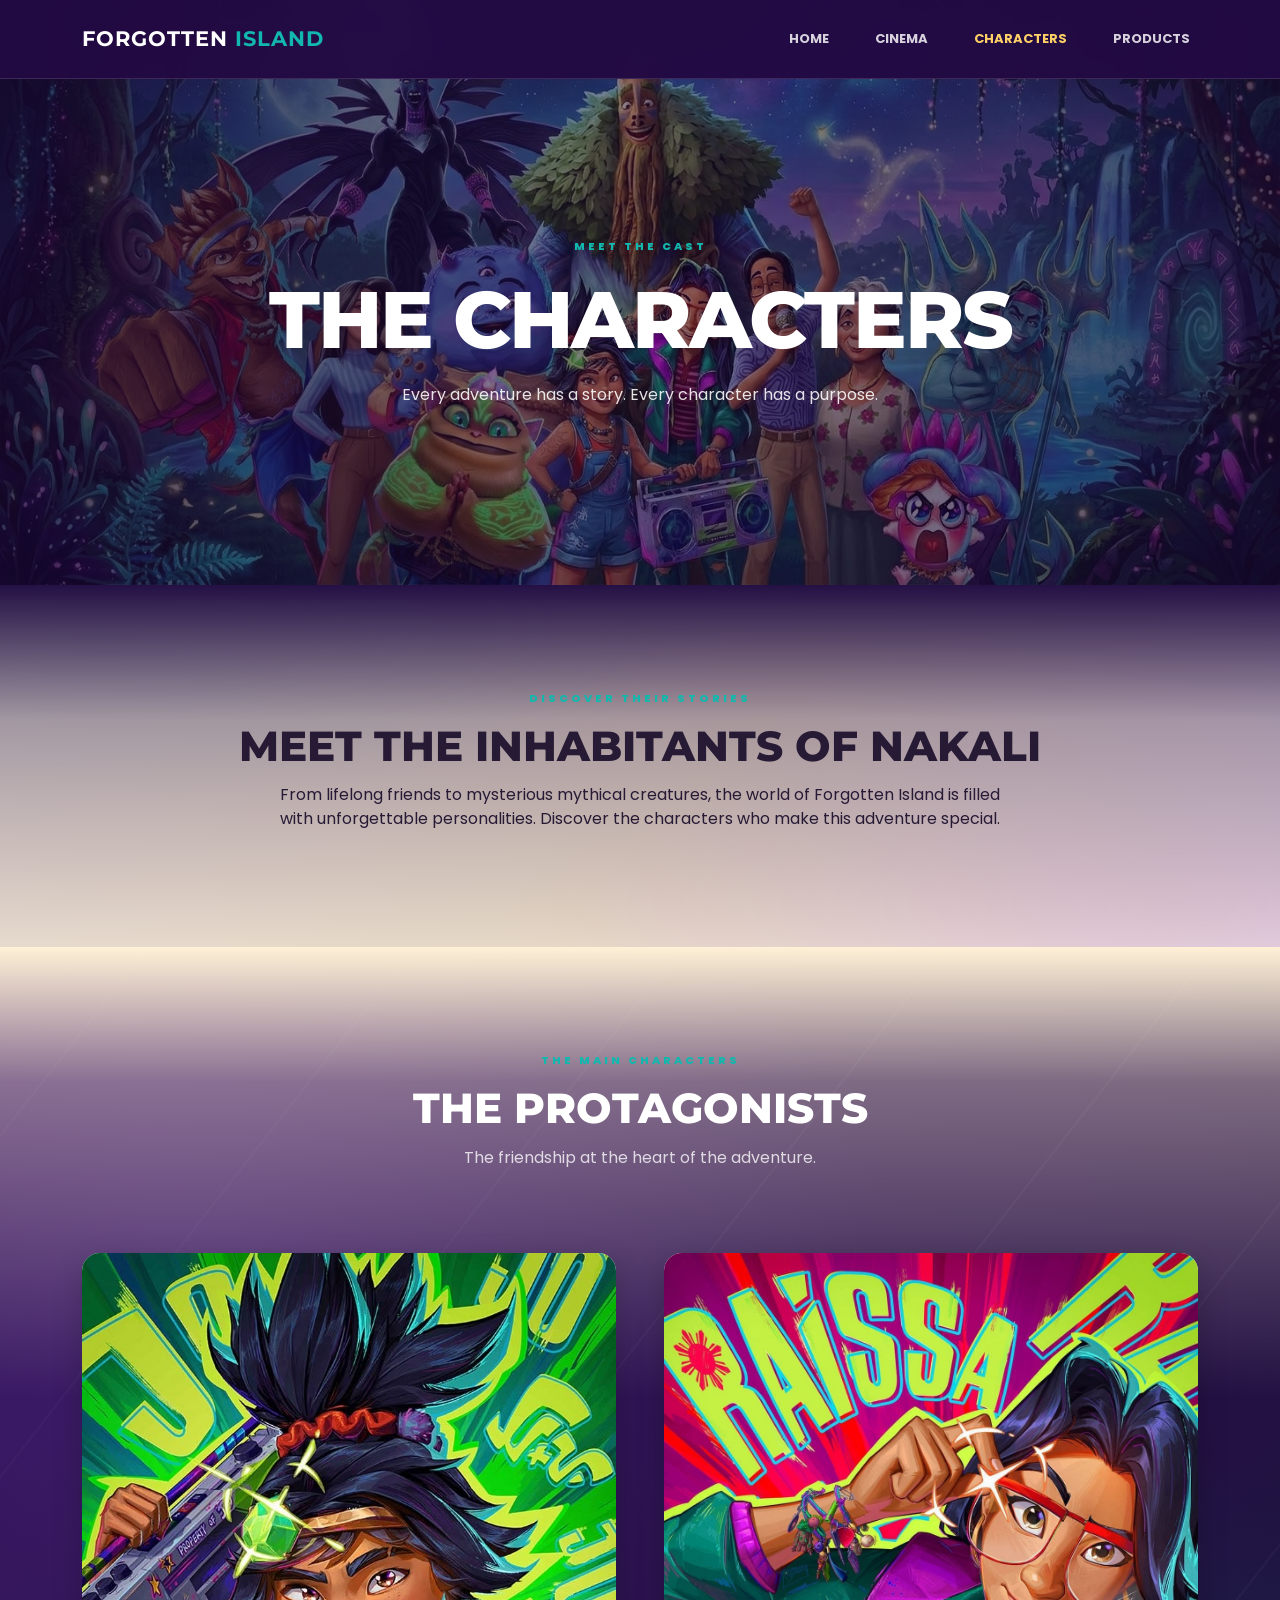
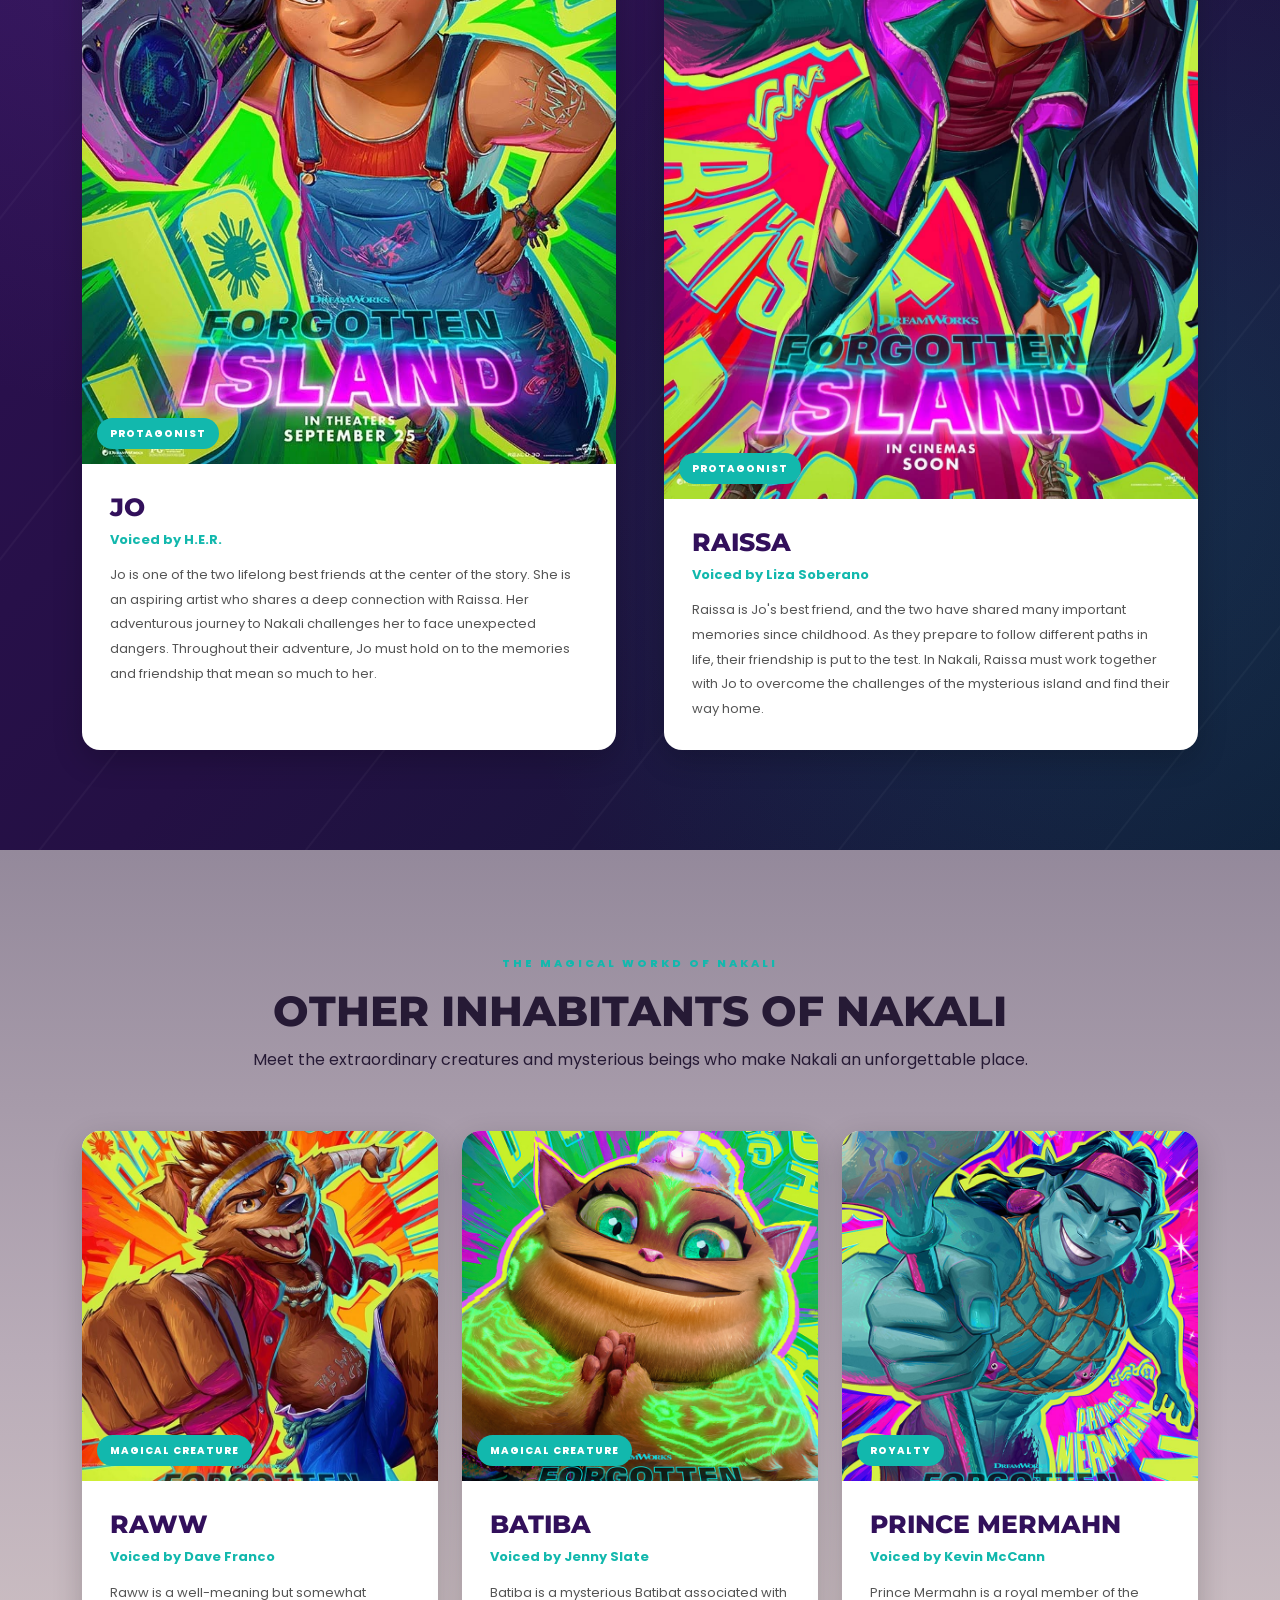
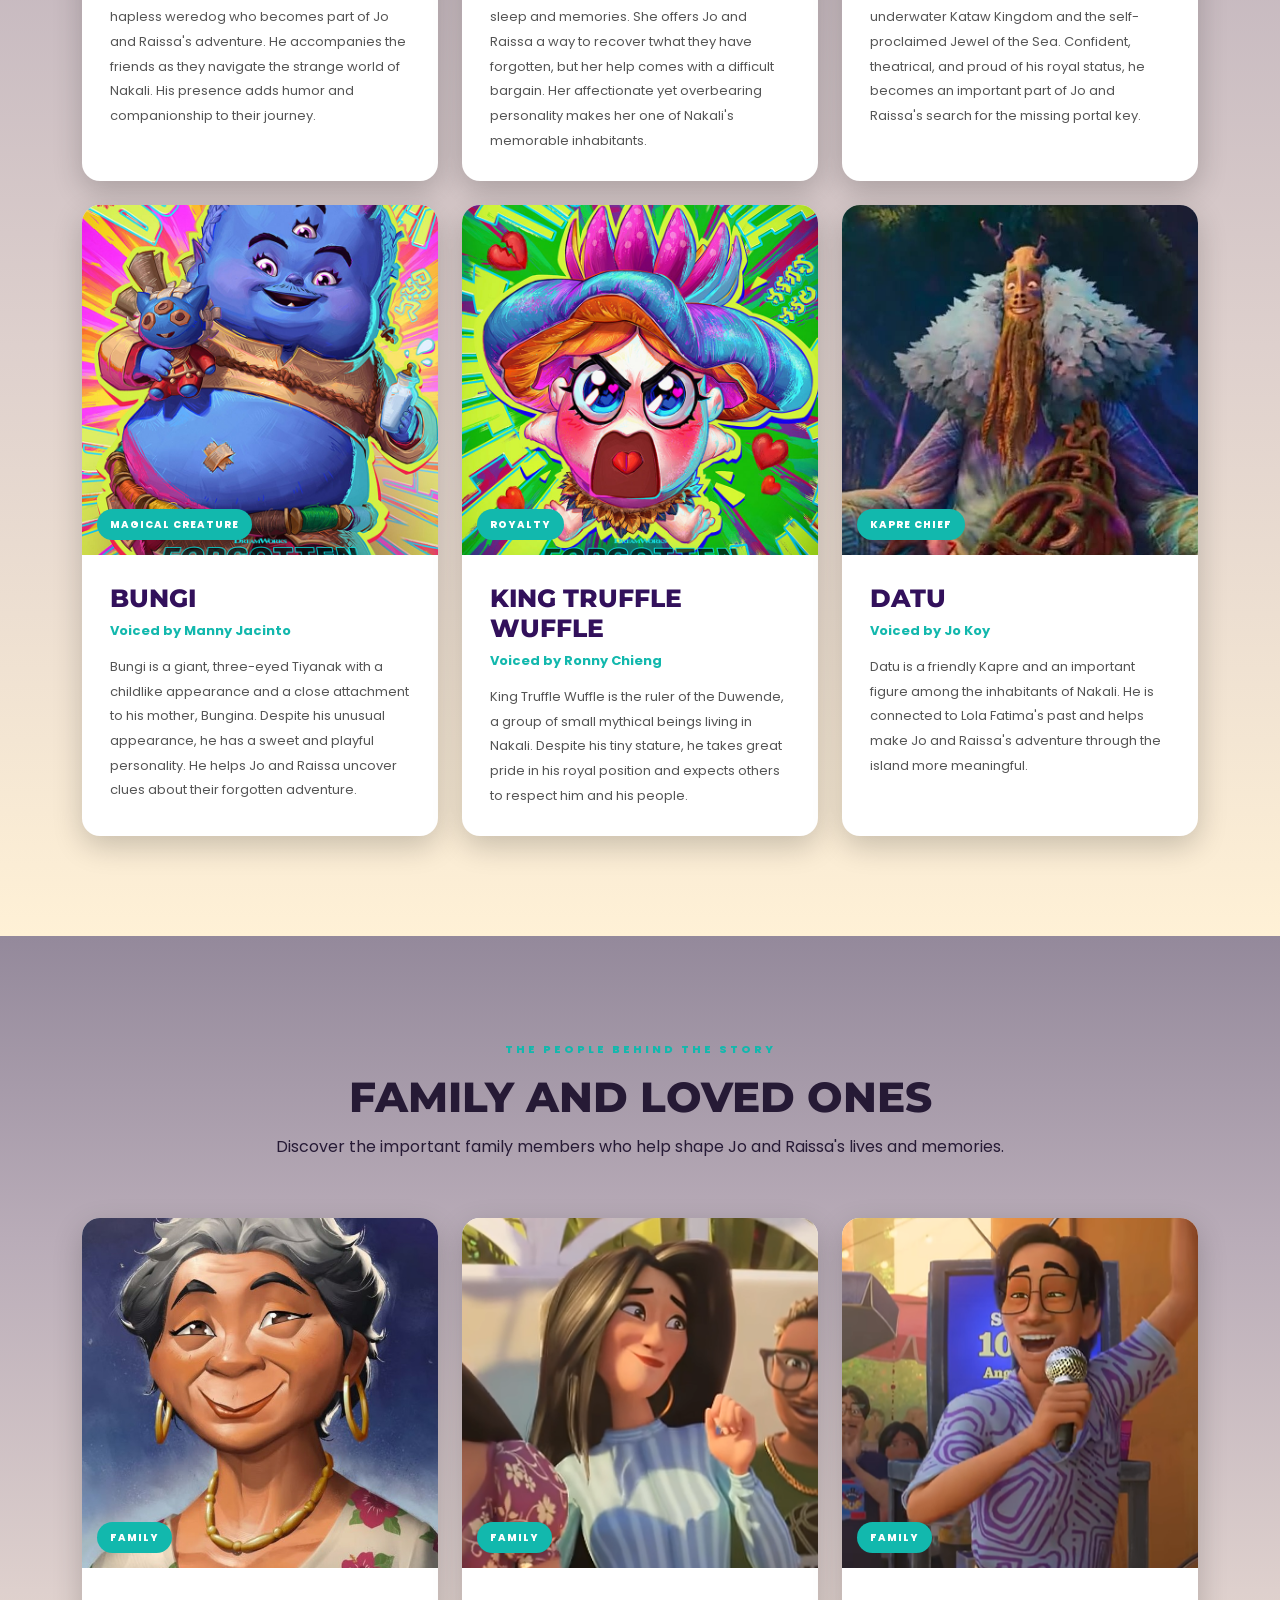
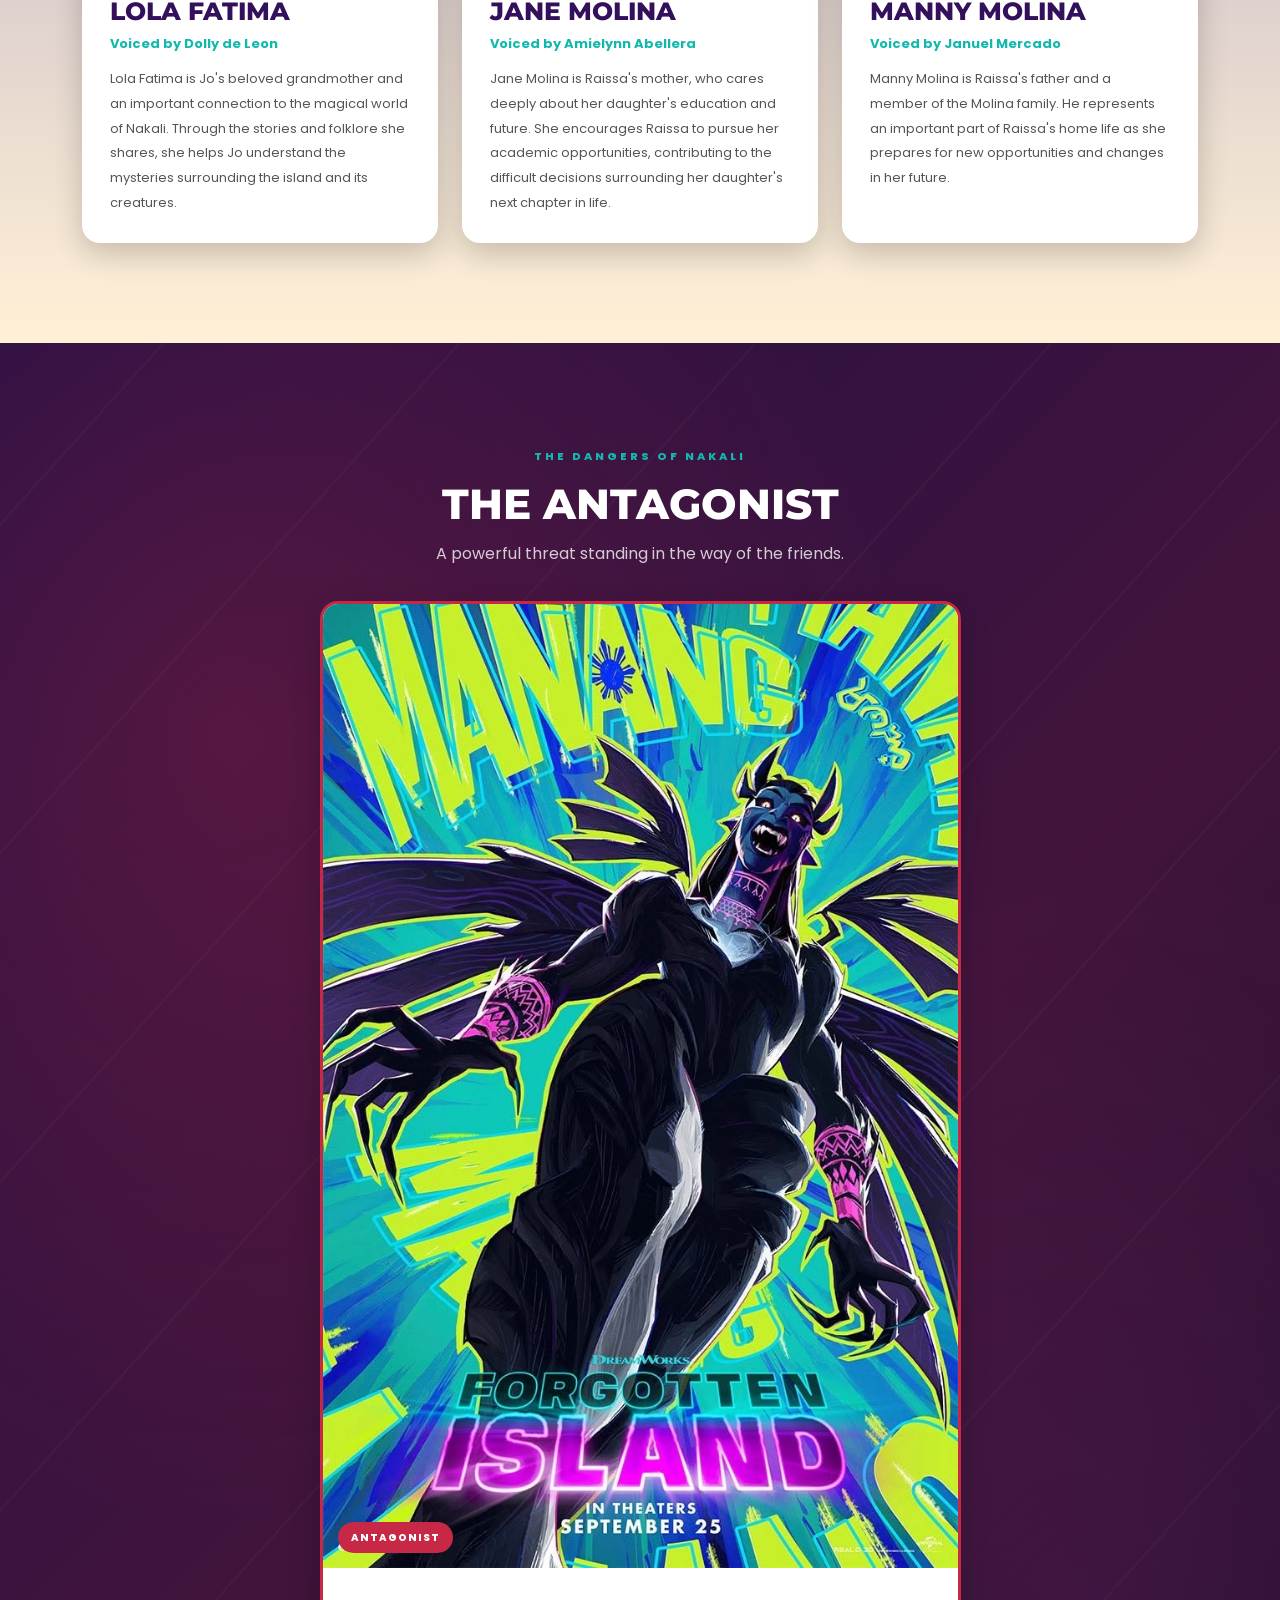
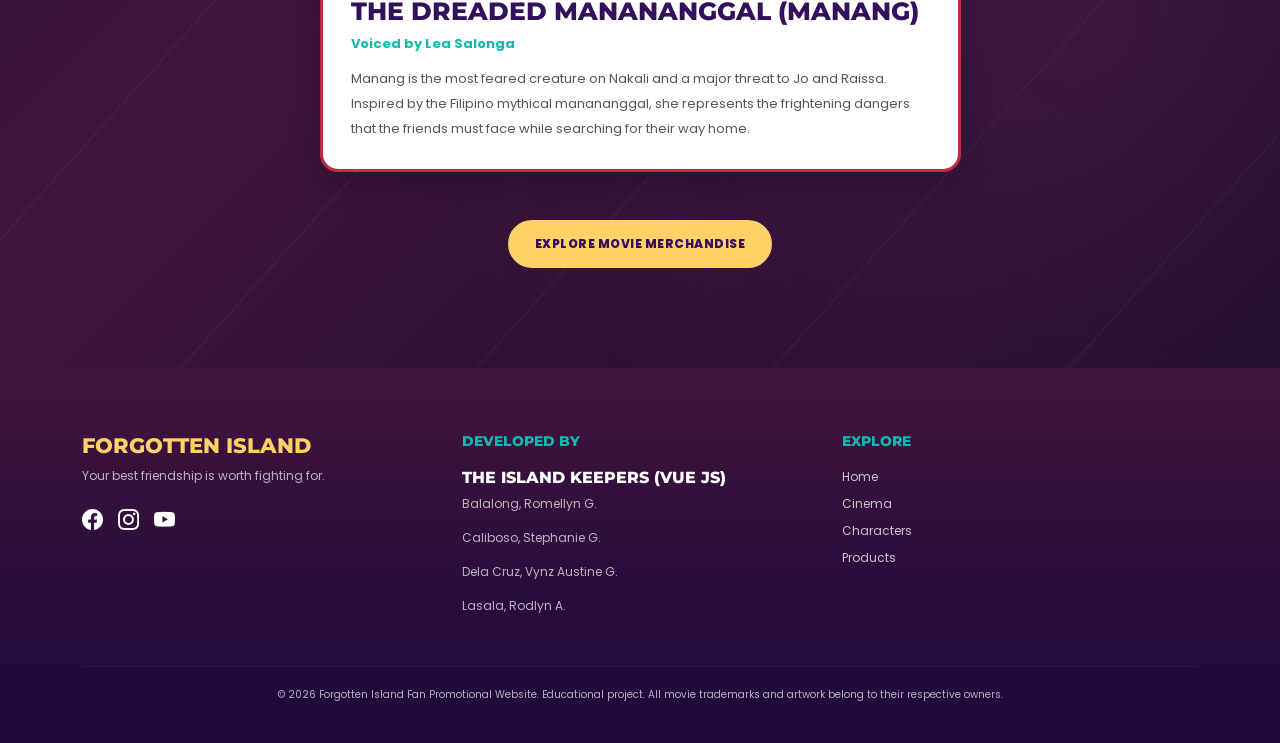
<file: characters.html>
<!DOCTYPE html>
<html lang="en">
    <head>
        <meta charset="UTF-8">
        <meta name="viewport" content="width=device-width, initial-scale=1.0">

        <title> Characters | Forgotten Island </title>

        <link href="https://cdn.jsdelivr.net/npm/bootstrap@5.3.3/dist/css/bootstrap.min.css" rel="stylesheet">
        <link href="https://cdn.jsdelivr.net/npm/bootstrap-icons@1.11.3/font/bootstrap-icons.css" rel="stylesheet">
        <link rel="stylesheet" href="rsc/css/styles.css">
    </head>

    <body>
        <!-- NAVBAR SECTION-->
        <nav class="navbar navbar-expand-lg navbar-dark fixed-top island-navbar">
            <div class="container">
                <a class="navbar-brand fw-bold" href="index.html">
                    FORGOTTEN<span> ISLAND</span>
                </a>

                <button class="navbar-toggler" type="button" 
                    data-bs-toggle="collapse" 
                    data-bs-target="#navbarNav"
                    aria-controls="navbarNav"
                    aria-expanded="false"
                    aria-label="Toggle navigation">
                    <span class="navbar-toggler-icon"></span>
                </button>

                <div class="collapse navbar-collapse" id="navbarNav">
                    <ul class="navbar-nav ms-auto">
                        <li class="nav-item">
                            <a class="nav-link" href="index.html"> Home </a>
                        </li>
                        <li class="nav-item">
                            <a class="nav-link" href="index.html#cinema"> Cinema </a>
                        </li>
                        <li class="nav-item">
                            <a class="nav-link active" href="characters.html"> Characters </a>
                        </li>
                        <li class="nav-item">
                            <a class="nav-link" href="products.html"> Products </a>
                        </li>
                    </ul>
                </div>
            </div>
        </nav>

        <!-- PAGE BANNER -->
        <header class="inner-hero character-hero">
            <div class="container text-center">
                <span class="section-tag"> MEET THE CAST </span>
                <h1> THE CHARACTERS </h1>
                <p> Every adventure has a story. 
                    Every character has a purpose. 
                </p>
            </div>
        </header>
        
        <!-- INTRODUCTION -->
        <section class="section-padding sand-section">
            <div class="container text-center">
                <span class="section-tag"> DISCOVER THEIR STORIES </span>
                <h2> MEET THE INHABITANTS OF NAKALI </h2>

                <p class="mx-auto content-width">
                    From lifelong friends to mysterious mythical creatures,
                    the world of Forgotten Island is filled with unforgettable
                    personalities. Discover the characters who make this
                    adventure special.
                </p>
            </div>
        </section> 

        <!-- PROTAGONISTS -->
        <section class="section-padding character-section">
            <div class="container">
                <div class="section-heading text-center text-white">
                    <span class="section-tag"> THE MAIN CHARACTERS </span>
                    <h2> THE PROTAGONISTS </h2>
                    <p> The friendship at the heart of the adventure. </p>
                </div>

                <div class="row g-5 mt-3">

                    <!-- JO -->
                    <div class="col-lg-6">
                        <div class="character-card">
                            <div class="character-img">
                                <img src="media/img/characters/jo.jpg" alt="Jo from Forgotten island">
                                <span class="character-label"> PROTAGONIST </span>
                            </div>

                            <div class="character-content">
                                <h3> JO </h3>
                                <p class="voice-name"> Voiced by H.E.R. </p>
                                <p> Jo is one of the two lifelong best friends
                                    at the center of the story. She is an aspiring
                                    artist who shares a deep connection with
                                    Raissa. Her adventurous journey to Nakali
                                    challenges her to face unexpected dangers.
                                    Throughout their adventure, Jo must hold on
                                    to the memories and friendship that mean so
                                    much to her.
                                </p>
                            </div>
                        </div>
                    </div>
                    
                    <!-- RAISSA -->
                    <div class="col-lg-6">
                        <div class="character-card">
                            <div class="character-img">
                                <img src="media/img/characters/raissa.jpg" alt="Raissa from Forgotten Island">
                                <span class="character-label"> PROTAGONIST </span>
                            </div>

                            <div class="character-content">
                                <h3> RAISSA </h3>
                                <p class="voice-name"> Voiced by Liza Soberano </p>
                                <p> Raissa is Jo's best friend, and the two have
                                    shared many important memories since childhood.
                                    As they prepare to follow different paths in
                                    life, their friendship is put to the test.
                                    In Nakali, Raissa must work together with Jo
                                    to overcome the challenges of the mysterious
                                    island and find their way home.
                                </p>
                            </div>
                        </div>
                    </div> 
                </div>
        </section>

        <!-- SUPPORTING CHARACTER - OTHER INHABITANTS OF NAKALI -->
        <section class="section-padding character-section other-inhabitants-section">
            <div class="container">
                <div class="section-heading text-center text-white">
                    <span class="section-tag"> THE MAGICAL WORKD OF NAKALI </span>
                    <h2> OTHER INHABITANTS OF NAKALI </h2>
                    <p> Meet the extraordinary creatures and mysterious
                        beings who make Nakali an unforgettable place.
                    </p>
                </div>

                <div class="row g-4 mt-3">

                    <!-- RAWW -->
                    <div class="col-12 col-md-6 col-lg-4">
                        <div class="character-card">
                            <div class="character-img">
                                <img src="media/img/characters/raww.jpg"
                                    alt="Raww from Forgotten Island"
                                    loading="lazy">
                                <span class="character-label">
                                    MAGICAL CREATURE
                                </span>
                            </div>
                            <div class="character-content">
                                <h3> RAWW </h3>
                                <p class="voice-name">
                                    Voiced by Dave Franco 
                                </p>
                                <p> Raww is a well-meaning but somewhat hapless
                                    weredog who becomes part of Jo and Raissa's
                                    adventure. He accompanies the friends as they
                                    navigate the strange world of Nakali.
                                    His presence adds humor and companionship
                                    to their journey.
                                </p>
                            </div>
                        </div>
                    </div> 

                    <!-- BATIBA -->
                    <div class="col-12 col-md-6 col-lg-4">
                        <div class="character-card">
                            <div class="character-img">
                                <img src="media/img/characters/batiba.jpg"
                                    alt="Batiba from Forgotten Island"
                                    loading="lazy">
                                <span class="character-label">
                                    MAGICAL CREATURE
                                </span>
                            </div>
                            <div class="character-content">
                                <h3> BATIBA </h3>
                                <p class="voice-name">
                                    Voiced by Jenny Slate
                                </p>
                                <p> Batiba is a mysterious Batibat associated
                                    with sleep and memories. She offers Jo and
                                    Raissa a way to recover twhat they have
                                    forgotten, but her help comes with a
                                    difficult bargain. Her affectionate yet
                                    overbearing personality makes her one of
                                    Nakali's memorable inhabitants.
                                </p>
                            </div>
                        </div>
                    </div> 

                    <!-- PRINCE MERMAHN -->
                    <div class="col-12 col-md-6 col-lg-4">
                        <div class="character-card">
                            <div class="character-img">
                                <img src="media/img/characters/mermahn.jpg"
                                    alt="Prince Mermahn from Forgotten Island"
                                    loading="lazy">
                                <span class="character-label">
                                    ROYALTY
                                </span>
                            </div>
                            <div class="character-content">
                                <h3> PRINCE MERMAHN </h3>
                                <p class="voice-name">
                                    Voiced by Kevin McCann
                                </p>
                                <p> Prince Mermahn is a royal member of the
                                    underwater Kataw Kingdom and the
                                    self-proclaimed Jewel of the Sea.
                                    Confident, theatrical, and proud of his
                                    royal status, he becomes an important
                                    part of Jo and Raissa's search for the
                                    missing portal key.
                                </p>
                            </div>
                        </div>
                    </div> 

                    <!-- BUNGI -->
                    <div class="col-12 col-md-6 col-lg-4">
                        <div class="character-card">
                            <div class="character-img">
                                <img src="media/img/characters/bungi.jpg"
                                    alt="Bungi the Tiyanak from Forgotten island"
                                    loading="lazy">
                                <span class="character-label">
                                    MAGICAL CREATURE
                                </span>
                            </div>
                            <div class="character-content">
                                <h3> BUNGI </h3>
                                <p class="voice-name">
                                    Voiced by Manny Jacinto
                                </p>
                                <p> Bungi is a giant, three-eyed Tiyanak
                                    with a childlike appearance and a
                                    close attachment to his mother, Bungina.
                                    Despite his unusual appearance, he has
                                    a sweet and playful personality.
                                    He helps Jo and Raissa uncover clues
                                    about their forgotten adventure.
                                </p>
                            </div>
                        </div>
                    </div>
                    
                    <!-- KING TRUFFLE WUFFLE -->
                    <div class="col-12 col-md-6 col-lg-4">
                        <div class="character-card">
                            <div class="character-img">
                                <img src="media/img/characters/wuffle.jpg"
                                    alt="King Truffle Wuffle from Forgotten Island"
                                    loading="lazy">
                                <span class="character-label">
                                    ROYALTY
                                </span>
                            </div>
                            <div class="character-content">
                                <h3> KING TRUFFLE WUFFLE </h3>
                                <p class="voice-name">
                                    Voiced by Ronny Chieng
                                </p>
                                <p> King Truffle Wuffle is the ruler of
                                    the Duwende, a group of small mythical
                                    beings living in Nakali. Despite his
                                    tiny stature, he takes great pride in
                                    his royal position and expects others
                                    to respect him and his people.
                                </p>
                            </div>
                        </div>
                    </div>
                    
                    <!-- DATU -->
                    <div class="col-12 col-md-6 col-lg-4">
                        <div class="character-card">
                            <div class="character-img">
                                <img src="media/img/characters/datu.jpg"
                                    alt="Datu from Forgotten Island"
                                    loading="lazy">
                                <span class="character-label">
                                    KAPRE CHIEF
                                </span>
                            </div>
                            <div class="character-content">
                                <h3> DATU </h3>
                                <p class="voice-name">
                                    Voiced by Jo Koy
                                </p>
                                <p> Datu is a friendly Kapre and an
                                    important figure among the inhabitants
                                    of Nakali. He is connected to Lola
                                    Fatima's past and helps make Jo and
                                    Raissa's adventure through the island
                                    more meaningful.
                                </p>
                            </div>
                        </div>
                    </div>
                </div>
            </div>
        </section>

        <!-- FAMILY AND LOVED ONES -->
        <section class="section-padding sand-section family-section">
            <div class="container">
                <div class="section-heading text-center">
                    <span class="section-tag"> THE PEOPLE BEHIND THE STORY </span>
                    <h2> FAMILY AND LOVED ONES </h2>
                    
                    <p> Discover the important family members who
                        help shape Jo and Raissa's lives and memories.
                    </p>
                </div>

                <div class="row g-4 mt-3">

                    <!-- LOLA FATIMA -->
                    <div class="col-12 col-md-6 col-lg-4">
                        <div class="character-card">
                            <div class="character-img">
                                <img src="media/img/characters/lola-fatima.jpg"
                                    alt="Lola Fatima from Forgotten Island"
                                    loading="lazy">
                                <span class="character-label">
                                    FAMILY
                                </span>
                            </div>
                            <div class="character-content">
                                <h3> LOLA FATIMA </h3>
                                <p class="voice-name">
                                    Voiced by Dolly de Leon
                                </p>
                                <p> Lola Fatima is Jo's beloved grandmother
                                    and an important connection to the
                                    magical world of Nakali. Through the
                                    stories and folklore she shares, she
                                    helps Jo understand the mysteries
                                    surrounding the island and its creatures.
                                </p>
                            </div>
                        </div>
                    </div>
                    
                    <!-- JANE MOLINA -->
                    <div class="col-12 col-md-6 col-lg-4">
                        <div class="character-card">
                            <div class="character-img">
                                <img src="media/img/characters/jane-molina.png"
                                    alt="Jane Molina from Forgotten Island"
                                    loading="lazy">
                                <span class="character-label">
                                    FAMILY
                                </span>
                            </div>
                            <div class="character-content">
                                <h3> JANE MOLINA </h3>
                                <p class="voice-name">
                                    Voiced by Amielynn Abellera
                                </p>
                                <p> Jane Molina is Raissa's mother, who
                                    cares deeply about her daughter's
                                    education and future. She encourages
                                    Raissa to pursue her academic
                                    opportunities, contributing to the
                                    difficult decisions surrounding
                                    her daughter's next chapter in life.
                                </p>
                            </div>
                        </div>
                    </div>
                    
                    <!-- MANNY MOLINA -->
                    <div class="col-12 col-md-6 col-lg-4">
                        <div class="character-card">
                            <div class="character-img">
                                <img src="media/img/characters/manny-molina.png"
                                    alt="Manny Molina from Forgotten Island"
                                    loading="lazy">
                                <span class="character-label">
                                    FAMILY
                                </span>
                            </div>
                            <div class="character-content">
                                <h3> MANNY MOLINA </h3>
                                <p class="voice-name">
                                    Voiced by Januel Mercado
                                </p>
                                <p> Manny Molina is Raissa's father and
                                    a member of the Molina family.
                                    He represents an important part of
                                    Raissa's home life as she prepares
                                    for new opportunities and changes
                                    in her future.
                                </p>
                            </div>
                        </div>
                    </div> 
                </div>
            </div>
        </section> 
        
        <!-- ANTAGONISTS -->
        <section class="section-padding antagonist-section">
            <div class="container">
                <div class="section-heading text-center text-white">
                    <span class="section-tag"> THE DANGERS OF NAKALI </span>
                    <h2> THE ANTAGONIST </h2>
                    <p> A powerful threat standing in the way of the friends. </p>
                </div>

                <div class="row justify-content-center mt-4">
                    <div class="col-lg-7">
                        <div class="character-card villain-card">
                            <div class="character-img">
                                <img src="media/img/characters/manang.jpg" alt="Manang, the Dreaded Manananggal">
                                <span class="character-label villain-label"> ANTAGONIST </span>
                            </div>

                            <div class="character-content">
                                <h3> THE DREADED MANANANGGAL (MANANG)</h3>
                                <p class="voice-name"> Voiced by Lea Salonga </p>
                                <p> Manang is the most feared creature on
                                    Nakali and a major threat to Jo and Raissa.
                                    Inspired by the Filipino mythical manananggal,
                                    she represents the frightening dangers that
                                    the friends must face while searching for
                                    their way home.
                                </p>
                            </div>
                        </div>
                    </div>
                </div>

                <div class="text-center mt-5">
                    <a href="products.html" class="btn btn-sunset">
                        EXPLORE MOVIE MERCHANDISE
                    </a>
                </div>
            </div>
        </section> 

        <!-- FOOTER -->
         <footer class="island-footer">
            <div class="container">
                    <div class="row g-4">
                        <div class="col-md-4">
                            <h4> FORGOTTEN ISLAND </h4>
                            <p> Your best friendship is worth fighting for. </p>

                            <div class="social-links">
                                <a href="https://www.facebook.com/DreamWorksAnimation/" aria-label="DreamWorks Facebook">
                                    <i class="bi bi-facebook"></i>
                                </a>
                                <a href="https://www.instagram.com/dreamworks/" aria-label="DreamWorks Instagram">
                                    <i class="bi bi-instagram"></i>
                                </a>
                                <a href="https://www.youtube.com/@DreamWorks" aria-label="DreamWorks YouTube">
                                    <i class="bi bi-youtube"></i>
                                </a>
                            </div>
                        </div>

                        <div class="col-md-4">
                            <h5> DEVELOPED BY </h5>

                            <h6 class="text-white"> THE ISLAND KEEPERS (VUE JS) </h6>
                            <p> Balalong, Romellyn G. </p>
                            <p> Caliboso, Stephanie G. </p>
                            <p> Dela Cruz, Vynz Austine G. </p>
                            <p> Lasala, Rodlyn A. </p>
                        </div>

                        <div class="col-md-4">
                            <h5> EXPLORE </h5>
                            <a href="index.html"> Home </a>
                            <a href="#cinema"> Cinema </a>
                            <a href="characters.html"> Characters </a>
                            <a href="products.html"> Products </a>
                        </div>
                    </div>
                    <hr>
                    <p class="copyright">
                        © 2026 Forgotten Island Fan Promotional Website.
                        Educational project. All movie trademarks and artwork 
                        belong to their respective owners.
                    </p>
                </div>
         </footer>

         <script src="https://cdn.jsdelivr.net/npm/bootstrap@5.3.3/dist/js/bootstrap.bundle.min.js"></script>
         <script src="rsc/js/main.js"></script>
    </body>
</html>
</file>
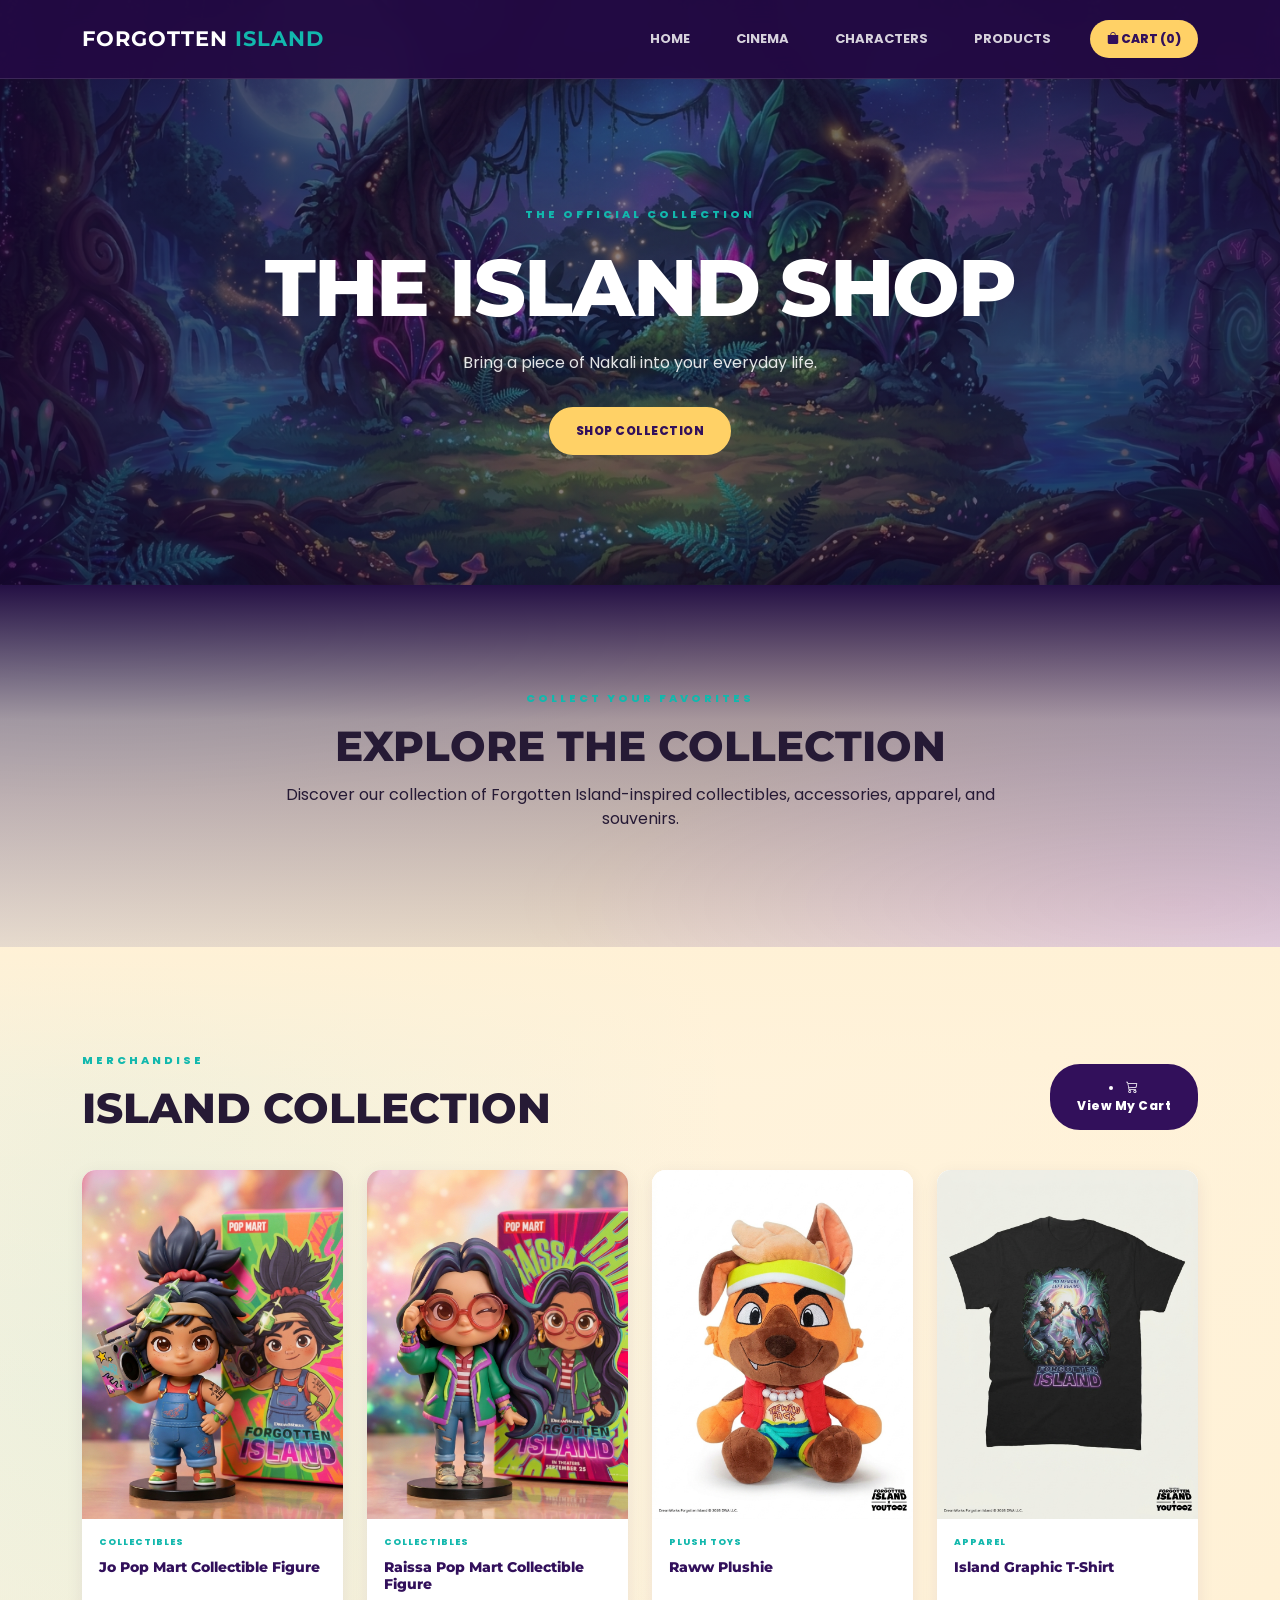
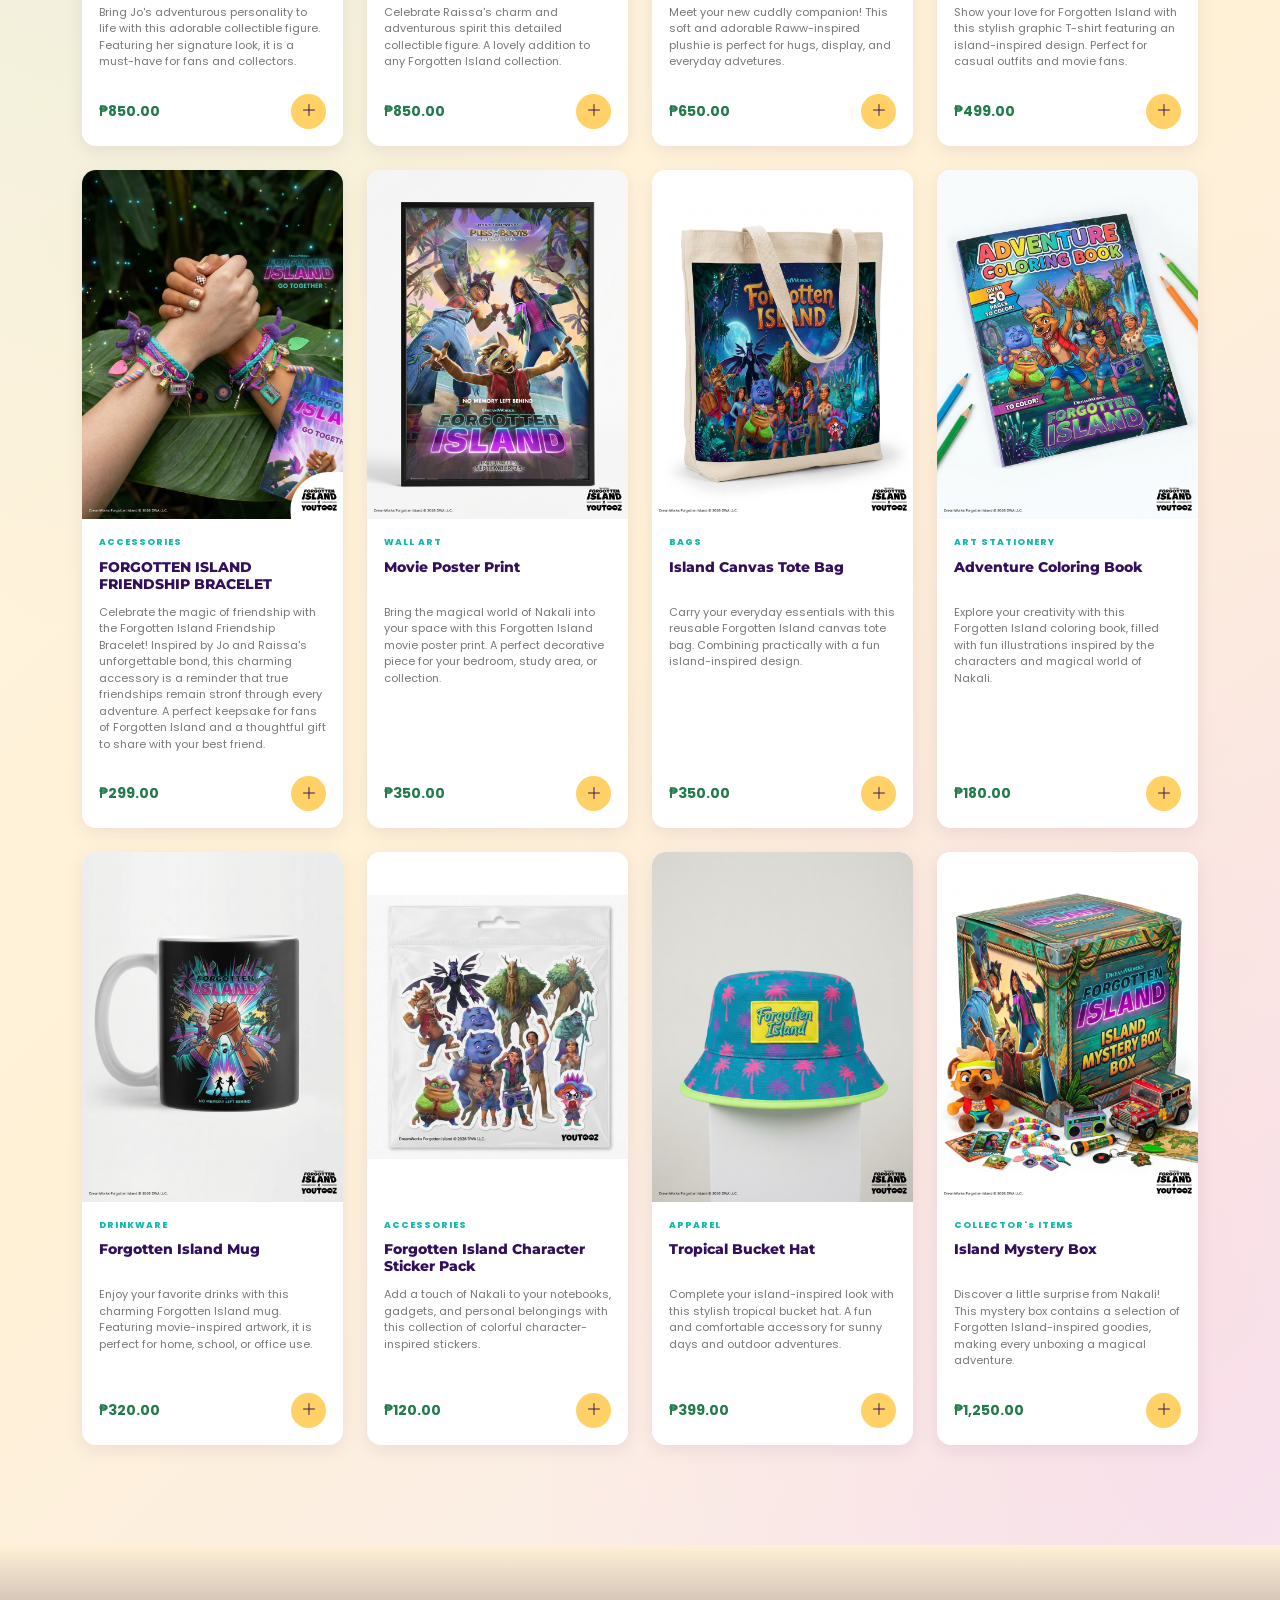
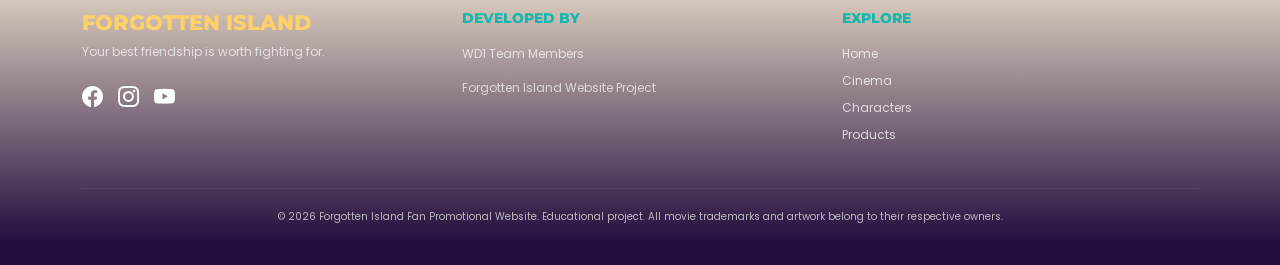
<file: products.html>
<!DOCTYPE html>
<html lang="en">
    <head>
        <meta charset="UTF-8">
        <meta name="viewport" content="width=device-width, initial-scale=1.0">

        <title> Island Shop | Forgotten Island </title>

        <link href="https://cdn.jsdelivr.net/npm/bootstrap@5.3.3/dist/css/bootstrap.min.css" rel="stylesheet">
        <link href="https://cdn.jsdelivr.net/npm/bootstrap-icons@1.11.3/font/bootstrap-icons.css" rel="stylesheet">
        <link rel="stylesheet" href="rsc/css/styles.css">
    </head>

    <body>
        <!-- NAVBAR SECTION -->
        <nav class="navbar navbar-expand-lg navbar-dark fixed-top island-navbar">
            <div class="container">
                <a class="navbar-brand fw-bold" href="index.html">
                    FORGOTTEN<span> ISLAND</span>
                </a>

                <button class="navbar-toggler" type="button" data-bs-toggle="collapse"
                    data-bs-target="#navbarNav">
                    <span class="navbar-toggler-icon"></span>
                </button>

                <div class="collapse navbar-collapse" id="navbarNav">
                    <ul class="navbar-nav ms-auto align-items-lg-center">
                        <li class="nav-item"><a class="nav-link" href="index.html"> Home </a></li>
                        <li class="nav-item"><a class="nav-link" href="index.html#cinema"> Cinema </a></li>
                        <li class="nav-item"><a class="nav-link" href="characters.html"> Characters </a></li>
                        <li class="nav-item"><a class="nav-link" href="products.html"> Products </a></li>
                        <li class="nav-item ms-lg-3">
                            <button class="cart-nav-btn" data-bs-toggle="offcanvas" data-bs-target="#cartPanel">
                                <i class="bi bi-bag-fill"></i> CART (<span id="cart-count">0</span>)
                            </button>
                        </li>
                    </ul>
                </div>
            </div>
        </nav>
        
        <!-- HERO -->
        <header class="inner-hero shop-hero">
            <div class="container text-center">
                <span class="section-tag"> THE OFFICIAL COLLECTION </span>
                <h1> THE ISLAND SHOP </h1>
                <p> Bring a piece of Nakali into your everyday life. </p>
                <a href="#shop" class="btn btn-sunset mt-3"> SHOP COLLECTION </a>
            </div>
        </header>
        
        <!-- SHOP INTRO -->
        <section class="section-padding sand-section">
            <div class="container text-center">
                <span class="section-tag"> COLLECT YOUR FAVORITES </span>
                <h2> EXPLORE THE COLLECTION </h2>
                <p class="content-width mx-auto">
                    Discover our collection of Forgotten Island-inspired
                    collectibles, accessories, apparel, and souvenirs.
                </p>
            </div>
        </section> 

        <!-- PRODUCTS -->
        <section id="shop" class="section-padding product-section">
            <div class="container">
                <div class="d-flex flex-wrap justify-content-between align-items-center mb-4 gap-3">
                    <div>
                        <span class="section-tag"> MERCHANDISE </span>
                        <h2> ISLAND COLLECTION </h2>
                    </div>

                    <button class="btn btn-purple" data-bs-toggle="offcanvas" data-bs-target="#cartPanel">
                        <li class="bi bi-cart3"></li>
                        View My Cart
                    </button>
                </div>
                
                <div class="row  g-4">

                    <!-- PRODUCT 1 -->
                    <div class="col-6 col-md-4 col-lg-3">
                        <div class="product-card">
                            <img src="media/img/products/product-01.jpg" alt="Jo collectible figure">
                            <div class="product-info">
                                <span class="product-category"> COLLECTIBLES </span>
                                <h5> Jo Pop Mart Collectible Figure </h5>
                                <p> Bring Jo's adventurous personality to life with
                                    this adorable collectible figure. Featuring her
                                    signature look, it is a must-have for fans and
                                    collectors.    
                                </p>
                                <div class="product-bottom">
                                    <strong> ₱850.00 </strong>
                                    <button class="add-cart" data-id="1" data-name="Jo Collectible Figure"
                                        data-price="850" data-img="media/img/products/product-01.jpg">
                                        <i class="bi bi-plus-lg"></i>
                                    </button>
                                </div>
                            </div>
                        </div>
                    </div>
                    
                    <!-- PRODUCT 2 -->
                    <div class="col-6 col-md-4 col-lg-3">
                        <div class="product-card">
                            <img src="media/img/products/product-02.jpg" alt="Raissa collectible figure">
                            <div class="product-info">
                                <span class="product-category"> COLLECTIBLES </span>
                                <h5> Raissa Pop Mart Collectible Figure </h5>
                                <p> Celebrate Raissa's charm and adventurous spirit
                                    this detailed collectible figure. A lovely addition
                                    to any Forgotten Island collection.                                    
                                </p>
                                <div class="product-bottom">
                                    <strong> ₱850.00 </strong>
                                    <button class="add-cart" data-id="2" data-name="Raissa Collectible Figure"
                                        data-price="850" data-img="media/img/products/product-02.jpg">
                                        <i class="bi bi-plus-lg"></i>
                                    </button>
                                </div>
                            </div>
                        </div>
                    </div> 

                    <!-- PRODUCT 3 -->
                    <div class="col-6 col-md-4 col-lg-3">
                        <div class="product-card">
                            <img src="media/img/products/product-03.jpg" alt="Raww plush toy">
                            <div class="product-info">
                                <span class="product-category"> PLUSH TOYS </span>
                                <h5> Raww Plushie </h5>
                                <p> Meet your new cuddly companion! This soft and
                                    adorable Raww-inspired plushie is perfect for
                                    hugs, display, and everyday advetures.
                                 </p>
                                <div class="product-bottom">
                                    <strong> ₱650.00 </strong>
                                    <button class="add-cart" data-id="3" data-name="Raww Plushie"
                                        data-price="650" data-img="media/img/products/product-03.jpg">
                                        <i class="bi bi-plus-lg"></i>
                                    </button>
                                </div>
                            </div>
                        </div>
                    </div>
                    
                    <!-- PRODUCT 4 -->
                    <div class="col-6 col-md-4 col-lg-3">
                        <div class="product-card">
                            <img src="media/img/products/product-04.jpg" alt="Forgotten Island T-shirt">
                            <div class="product-info">
                                <span class="product-category"> APPAREL </span>
                                <h5> Island Graphic T-Shirt </h5>
                                <p> Show your love for Forgotten Island with this stylish 
                                    graphic T-shirt featuring an island-inspired design.
                                    Perfect for casual outfits and movie fans.                                    
                                </p>
                                <div class="product-bottom">
                                    <strong> ₱499.00 </strong>
                                    <button class="add-cart" data-id="4" data-name="Island Graphic T-shirt"
                                        data-price="499" data-img="media/img/products/product-04.jpg">
                                        <i class="bi bi-plus-lg"></i>
                                    </button>
                                </div>
                            </div>
                        </div>
                    </div>
                    
                    <!-- PRODUCT 5 -->
                    <div class="col-6 col-md-4 col-lg-3">
                        <div class="product-card">
                            <img src="media/img/products/product-05.jpg" alt="Forgotten island friendship bracelet">
                            <div class="product-info">
                                <span class="product-category"> ACCESSORIES </span>
                                <h5> FORGOTTEN ISLAND FRIENDSHIP BRACELET </h5>
                                <p> Celebrate the magic of friendship with the Forgotten
                                    Island Friendship Bracelet! Inspired by Jo and Raissa's
                                    unforgettable bond, this charming accessory is a
                                    reminder that true friendships remain stronf through
                                    every adventure. A perfect keepsake for fans of
                                    Forgotten Island and a thoughtful gift to share with
                                    your best friend.
                                </p>
                                <div class="product-bottom">
                                    <strong> ₱299.00 </strong>
                                    <button class="add-cart" data-id="5" data-name="Friendship Bracelet"
                                        data-price="299" data-img="media/img/products/product-05.jpg">
                                        <i class="bi bi-plus-lg"></i>
                                    </button>
                                </div>
                            </div>
                        </div>
                    </div>

                    <!-- PRODUCT 6 -->
                    <div class="col-6 col-md-4 col-lg-3">
                        <div class="product-card">
                            <img src="media/img/products/product-06.jpg" alt="Forgotten Island poster">
                            <div class="product-info">
                                <span class="product-category"> WALL ART </span>
                                <h5> Movie Poster Print </h5>
                                <p> Bring the magical world of Nakali into your space
                                    with this Forgotten Island movie poster print. A
                                    perfect decorative piece for your bedroom, study
                                    area, or collection.
                                </p>
                                <div class="product-bottom">
                                    <strong> ₱350.00 </strong>
                                    <button class="add-cart" data-id="6" data-name="Forgotten Island Poster"
                                        data-price="350" data-img="media/img/products/product-06.jpg">
                                        <i class="bi bi-plus-lg"></i>
                                    </button>
                                </div>
                            </div>
                        </div>
                    </div>
                    
                    <!-- PRODUCT 7 -->
                    <div class="col-6 col-md-4 col-lg-3">
                        <div class="product-card">
                            <img src="media/img/products/product-07.jpg" alt="Island tote bag">
                            <div class="product-info">
                                <span class="product-category"> BAGS </span>
                                <h5> Island Canvas Tote Bag </h5>
                                <p> Carry your everyday essentials with this reusable
                                    Forgotten Island canvas tote bag. Combining
                                    practically with a fun island-inspired design.
                                </p>
                                <div class="product-bottom">
                                    <strong> ₱350.00 </strong>
                                    <button class="add-cart" data-id="7" data-name="Island Canvas Tote Bag"
                                        data-price="350" data-img="media/img/products/product-07.jpg">
                                        <i class="bi bi-plus-lg"></i>
                                    </button>
                                </div>
                            </div>
                        </div>
                    </div>
                    
                    <!-- PRODUCT 8 -->
                    <div class="col-6 col-md-4 col-lg-3">
                        <div class="product-card">
                            <img src="media/img/products/product-08.jpg" alt="Island coloring book">
                            <div class="product-info">
                                <span class="product-category"> ART STATIONERY </span>
                                <h5> Adventure Coloring Book </h5>
                                <p> Explore your creativity with this Forgotten Island
                                    coloring book, filled with fun illustrations inspired
                                    by the characters and magical world of Nakali.
                                </p>
                                <div class="product-bottom">
                                    <strong> ₱180.00 </strong>
                                    <button class="add-cart" data-id="8" data-name="Adventure Coloring Book"
                                        data-price="180" data-img="media/img/products/product-08.jpg">
                                        <i class="bi bi-plus-lg"></i>
                                    </button>
                                </div>
                            </div>
                        </div>
                    </div>
                    
                    <!-- PRODUCT 9 -->
                    <div class="col-6 col-md-4 col-lg-3">
                        <div class="product-card">
                            <img src="media/img/products/product-09.jpg" alt="Island mug">
                            <div class="product-info">
                                <span class="product-category"> DRINKWARE </span>
                                <h5> Forgotten Island Mug </h5>
                                <p> Enjoy your favorite drinks with this charming
                                    Forgotten Island mug. Featuring movie-inspired
                                    artwork, it is perfect for home, school, or
                                    office use.
                                </p>
                                <div class="product-bottom">
                                    <strong> ₱320.00 </strong>
                                    <button class="add-cart" data-id="9" data-name="Forgotten Island Mug"
                                        data-price="320" data-img="media/img/products/product-09.jpg">
                                        <i class="bi bi-plus-lg"></i>
                                    </button>
                                </div>
                            </div>
                        </div>
                    </div>
                    
                    <!-- PRODUCT 10 -->
                    <div class="col-6 col-md-4 col-lg-3">
                        <div class="product-card">
                            <img src="media/img/products/product-10.jpg" alt="Island sticker pack">
                            <div class="product-info">
                                <span class="product-category"> ACCESSORIES </span>
                                <h5> Forgotten Island Character Sticker Pack </h5>
                                <p> Add a touch of Nakali to your notebooks, gadgets, 
                                    and personal belongings with this collection of 
                                    colorful character-inspired stickers.                                    
                                </p>
                                <div class="product-bottom">
                                    <strong> ₱120.00 </strong>
                                    <button class="add-cart" data-id="10" data-name="Character Sticker Pack"
                                        data-price="120" data-img="media/img/products/product-10.jpg">
                                        <i class="bi bi-plus-lg"></i>
                                    </button>
                                </div>
                            </div>
                        </div>
                    </div>
                    
                    <!-- PRODUCT 11 -->
                    <div class="col-6 col-md-4 col-lg-3">
                        <div class="product-card">
                            <img src="media/img/products/product-11.jpg" alt="Island bucket hat">
                            <div class="product-info">
                                <span class="product-category"> APPAREL </span>
                                <h5> Tropical Bucket Hat </h5>
                                <p> Complete your island-inspired look with this 
                                    stylish tropical bucket hat. A fun and comfortable 
                                    accessory for sunny days and outdoor adventures.                                    
                                </p>
                                <div class="product-bottom">
                                    <strong> ₱399.00 </strong>
                                    <button class="add-cart" data-id="11" data-name="Tropical Bucket Hat"
                                        data-price="399" data-img="media/img/products/product-11.jpg">
                                        <i class="bi bi-plus-lg"></i>
                                    </button>
                                </div>
                            </div>
                        </div>
                    </div>
                    
                    <!-- PRODUCT 12 -->
                    <div class="col-6 col-md-4 col-lg-3">
                        <div class="product-card">
                            <img src="media/img/products/product-12.jpg" alt="Island collector box">
                            <div class="product-info">
                                <span class="product-category"> COLLECTOR's ITEMS </span>
                                <h5> Island Mystery Box </h5>
                                <p> Discover a little surprise from Nakali! This 
                                    mystery box contains a selection of Forgotten 
                                    Island-inspired goodies, making every unboxing 
                                    a magical adventure.                                    
                                </p>
                                <div class="product-bottom">
                                    <strong> ₱1,250.00 </strong>
                                    <button class="add-cart" data-id="12" data-name="Island Mystery Box"
                                        data-price="1250" data-img="media/img/products/product-12.jpg">
                                        <i class="bi bi-plus-lg"></i>
                                    </button>
                                </div>
                            </div>
                        </div>
                    </div> 
                    
                </div>
            </div>
        </section>
        
        <div class="cart-toast" id="cartToast" role="status" aria-live="polite" aria-atomic="true"></div>

        <!-- CART PANEL -->
        <div class="offcanvas offcanvas-end" tabindex="-1" id="cartPanel">
            <div class="offcanvas-header cart-header">
                <h5 class="offcanvas-title"> MY SHOPPING CART </h5>
                <button type="button" class="btn-close btn-close-white" data-bs-dismiss="offcanvas"></button>
            </div>

            <div class="offcanvas-body">
                <div id="cart-items">
                    <p class="text-center text-secondary"> Your cart is empty. </p>
                </div>

                <hr>

                <div class="d-flex justify-content-between">
                    <h5> Total: </h5>
                    <h5 id="cart-total"> ₱0.00 </h5>
                </div>

                <button class="btn btn-sunset w-100 mt-3" id="checkout-btn">
                    PROCEED TO CHECKOUT
                </button>

                <button class="btn btn-outline-danger w-100 mt-2" id="clear-cart">
                    CLEAR CART
                </button>
            </div>
        </div>
        
        <!-- FOOTER -->
        <footer class="island-footer">
            <div class="container">
                <div class="row g-4">
                    <div class="col-md-4">
                        <h4> FORGOTTEN ISLAND </h4>
                        <p> Your best friendship is worth fighting for. </p>
                        <div class="social-links">
                            <a href="https://www.facebook.com/DreamwWorksAnimation/">
                                <i class="bi bi-facebook"></i>
                            </a>
                            <a href="https://www.instagram.com/dreamworks/">
                                <i class="bi bi-instagram"></i>
                            </a>
                            <a href="https://www.youtube.com/@DreamWorks">
                                <i class="bi bi-youtube"></i>
                            </a>
                        </div>
                    </div>

                    <div class="col-md-4">
                        <h5> DEVELOPED BY </h5>
                        <p> WD1 Team Members </p>
                        <p> Forgotten Island Website Project </p>
                    </div>

                    <div class="col-md-4">
                        <h5> EXPLORE </h5>
                        <a href="index.html"> Home </a>
                        <a href="index.html#cinema"> Cinema </a>
                        <a href="characters.html"> Characters </a>
                        <a href="products.html"> Products </a>
                    </div>
                </div>

                <hr>
                <p class="copyright">
                    © 2026 Forgotten Island Fan Promotional Website.
                    Educational project. All movie trademarks and artwork 
                    belong to their respective owners.
                </p>
            </div>
        </footer> 

        <script src="https://cdn.jsdelivr.net/npm/bootstrap@5.3.3/dist/js/bootstrap.bundle.min.js"></script>
        <script src="rsc/js/main.js"></script>
        <script src="rsc/js/cart.js"></script>
    </body>
</html>
</file>
<file: rsc/css/styles.css>
/* === FORGOTTEN ISLAND - COMPLETE STYLESHEET === */

@import url('https://fonts.googleapis.com/css2?family=Montserrat:wght@500;600;700;800;900&family=Poppins:wght@400;500;600;700;800&display=swap');

/* == COLOR SCHEME VARIABLES == */
:root {
    --palm-green: #237A4B;
    --ocean-blue: #168AAD;
    --sunny-yellow: #FFD166;
    --crimson-red: #C62845;
    --deep-purple: #32105B;
    --tropical-teal: #12B8AD;
    --light-sand: #FFF1D6;
    --white: #FFFFFF;
    --tropical-pink: #F56BAA;
    --lavender-dusk: #B9A1E8;
    --dark-text: #261A35;

    --hero-video-position: 50% 44%;
    --page-transition-duration: 260ms;
}

/* GLOBAL STYLES */
*,
*::before,
*::after {
    box-sizing: border-box;
}
html {
    scroll-behavior: smooth;
    scroll-padding-top: 90px;
}
body {
    margin: 0;
    padding: 0;
    min-width: 320px;
    overflow-x: hidden;
    font-family: 'Poppins', sans-serif;
    color: var(--dark-text);
    background: var(--light-sand);
    opacity: 1;
    animation: islandPageEnter 380ms ease both;
    transition: opacity var(--page-transition-duration) ease,
                transform var(--page-transition-duration) ease;
}
h1, h2, h3, h4, h5, h6, .navbar-brand {
    font-family: 'Montserrat', sans-serif;
    font-weight: 800;
}
a {
    text-decoration: none;
}
img, video {
    max-width: 100%;
}

/* === NAVIGATION BAR === */
.island-navbar {
    position: fixed;
    top: 0;
    left: 0;
    z-index: 1030;
    width: 100%;
    padding: 18px 0;
    background: rgba(35, 10, 67, 0.96);
    backdrop-filter: blur(12px);
    -webkit-backdrop-filter: blur(12px);
    border-bottom: 1px solid rgba(255, 255, 255, 0.12);
    transition: background 0.3s ease, padding 0.3s ease;
}
.navbar-brand {
    color: var(--white) !important;
    font-size: 21px;
    letter-spacing: 1px;
}
.navbar-brand span {
    color: var(--tropical-teal);
}
.navbar-nav .nav-link {
    margin-left: 15px;
    color: rgba(255, 255, 255, 0.82) !important;
    font-size: 13px;
    font-weight: 700;
    text-transform: uppercase;
    transition: color 0.25s ease;
}
.navbar-nav .nav-link:hover,
.navbar-nav .nav-link.active {
    color: var(--sunny-yellow) !important;
}
.navbar-toggler {
    border-color: rgba(255, 255, 255, 0.45);
}
.navbar-toggler:focus {
    box-shadow: 0 0 0 0.15rem rgba(255, 209, 102, 0.3);
}
/* NAVIGATION BUTTONS */
.cart-nav-btn {
    padding: 10px 17px;
    border: 0;
    border-radius: 30px;
    background: var(--sunny-yellow);
    color: var(--deep-purple);
    font-size: 12px;
    font-weight: 800;
    cursor: pointer;
    transition: transform 0.25s ease, background 0.25s ease;
}
.cart-nav-btn:hover {
    background: var(--tropical-pink);
    transform: translateY(-2px);
}

/* === BUTTONS === */
.btn {
    padding: 13px 25px;
    border-radius: 30px;
    font-size: 12px;
    font-weight: 800;
    letter-spacing: 0.5px;
    transition: transform 0.25s ease, background 0.25s ease,
                border-color 0.25s ease, color 0.25s ease;
}
.btn-sunset {
    border: 2px solid var(--sunny-yellow);
    background: var(--sunny-yellow);
    color: var(--deep-purple);
}
.btn-sunset:hover, .btn-sunset:focus-visible {
    border-color: var(--tropical-pink);
    background: var(--tropical-pink);
    color: #fff;
    transform: translateY(-3px);
}
.btn-purple {
    border: 2px solid var(--deep-purple);
    background: var(--deep-purple);
    color: #fff;
}
.btn-purple:hover, .btn-purple:focus-visible {
    border-color: var(--tropical-teal);
    background: var(--tropical-teal);
    color: #fff;
    transform: translateY(-3px);
}

/* === HOMEPAGE HERO WITH VIDEO BACKGROUND AND NEON TITLE === */
.hero-section {
    position: relative;
    isolation: isolate;
    display: flex;
    align-items: center;
    width: 100%;
    min-height: 100vh;
    min-height: 100svh;
    overflow: hidden;
    background: #160D2C;
}
.hero-section .hero-video {
    position: absolute;
    inset: 0;
    z-index: 0;
    display: block;
    width: 100%;
    height: 100%;
    object-fit: cover;
    object-position: var(--hero-video-position);
}
.hero-section .hero-overlay {
    position: absolute;
    inset: 0;
    z-index: 1;
    pointer-events: none;
    background:
        linear-gradient(
            90deg,
            rgba(16, 7, 36, 0.70) 0%,
            rgba(16, 7, 36, 0.40) 50%,
            rgba(16, 7, 36, 0.58) 100%
        ),
        linear-gradient(
            to bottom,
            rgba(16, 7, 36, 0.25) 0%,
            rgba(16, 7, 36, 0.08) 48%,
            rgba(16, 7, 36, 0.76) 100%
        );
}
.hero-section .hero-content {
    position: relative;
    z-index: 2;
    width: 100%;
    padding: 135px 12px 125px;
    text-align: center;
}
.hero-label {
    display: block;
    width: 100%;
    margin: 0 0 18px;
    color: #fff;
    font-size: 14px;
    font-weight: 800;
    letter-spacing: 4px;
    text-align: center;
    text-shadow: 0 2px 12px rgba(0, 0, 0, 0.85);
}
/* NEON HERO TITLE */
.hero-title {
    display: flex;
    flex-direction: column;
    align-items: center;
    width: 100%;
    margin: 25px 0;
    overflow: visible;
    font-family: 'Arial Black', 'Montserrat', sans-serif;
    font-style: italic;
    font-weight: 900;
    line-height: 0.88;
    letter-spacing: 3px;
    text-align: center;
    transform: none;
}
/* TURQUOISE FORGOTTEN TEXT */
.forgotten-word {
    color: transparent;
    font-size: clamp(2.5rem, 8vw, 5.8rem);
    -webkit-text-stroke: 2px #00F5ED;
    text-shadow:
        0 0 5px #00FFF2,
        0 0 12px #00E5FF,
        0 0 25px rgba(0, 255, 255, 0.8),
        0 0 45px rgba(0, 255, 255, 0.5);
}
/* PINK-PURPLE ISLAND TEXT */
.island-word {
    display: inline-block;
    width: max-content;
    max-width: 100%;
    padding-right: 0.14em;
    margin-right: -0.14em;
    white-space: nowrap;
    background: linear-gradient(
        180deg,
        #FFFFFF 5%,
        #FFD8FF 25%,
        #FF69F5 55%,
        #E000FF 85%,
        #A000FF 100%
    );
    background-clip: text;
    color: transparent;
    font-size: clamp(3.5rem, 12vw, 8.5rem);
    -webkit-background-clip: text;
    -webkit-text-fill-color: transparent;
    -webkit-text-stroke: 1px rgba(255, 130, 255, 0.8);
    filter:
        drop-shadow(0 0 5px #FF00E6)
        drop-shadow(0 0 12px #FF00E6)
        drop-shadow(0 0 25px rgba(204, 0, 255, 0.9))
        drop-shadow(0 0 40px rgba(255, 0, 200, 0.7));
}
.hero-description {
    display: block;
    width: 100%;
    margin: 18px 0 25px;
    color: #fff;
    font-size: clamp(16px, 2vw, 20px);
    font-weight: 500;
    text-align: center;
    text-shadow: 0 2px 10px rgba(0, 0, 0, 0.85);
}
.hero-buttons {
    align-items: center;
    justify-content: center;
}
.hero-section .scroll-indicator {
    position: absolute;
    bottom: 20px;
    left: 50%;
    z-index: 3;
    color: #fff;
    text-align: center;
    transform: translateX(-50%);
}
.hero-section .scroll-indicator p {
    margin: 4px 0 0;
    font-size: 13px;
    font-weight: 700;
}

/* === INNER PAGE HERO Characters and Products pages === */
.inner-hero {
    position: relative;
    isolation: isolate;
    display: flex;
    align-items: center;
    justify-content: center;
    min-height: 65vh;
    padding: 140px 15px 70px;
    overflow: hidden;
    color: #ffffff;
    text-align: center;
    background:
        linear-gradient(
            rgba(32, 8, 60, 0.70),
            rgba(32, 8, 60, 0.84)
        ),
        url('../../media/img/poster.jpg') center / cover no-repeat;
}
.inner-hero > .container {
    position: relative;
    z-index: 1;
}
.inner-hero h1 {
    margin: 15px 0;
    font-size: clamp(42px, 7vw, 80px);
    letter-spacing: -2px;
}
.inner-hero p {
    color: rgba(255, 255, 255, 0.88);
}

/* CHARACTERS PAGE BANNER */
.character-hero {
    position: relative;
    min-height: max(65vh, calc(100vw / 3));
    background-color: #241044;
    background-image:
        linear-gradient(
            90deg,
            rgba(25, 7, 48, 0.78) 0%,
            rgba(25, 7, 48, 0.48) 50%,
            rgba(25, 7, 48, 0.75) 100%
        ),
        url("../../media/img/characters-hero.jpg");
    background-size: 100% 100%, 100% 100%;
    background-position: center, center;
    background-repeat: no-repeat;
    background-attachment: scroll;
}

/* PRODUCTS PAGE BANNER */
.shop-hero {
    position: relative;
    background-color: #241044;
    background-image:
        linear-gradient(
            90deg,
            rgba(25, 7, 48, 0.78) 0%,
            rgba(25, 7, 48, 0.50) 50%,
            rgba(25, 7, 48, 0.78) 100%
        ),
        url("../../media/img/products-hero.jpg");
    background-size: cover;
    background-position: center 40%;
    background-repeat: no-repeat;
    background-attachment: scroll;
}

/* === SECTION BACKGROUNDS === */
.section-padding {
    position: relative;
    padding: 100px 0;
}
/* LIGHT SAND SECTION */
.sand-section, .product-section {
    background-color: var(--light-sand);
    background-image:
        radial-gradient(
            ellipse at 8% 12%,
            rgba(18, 184, 173, 0.09),
            transparent 38%
        ),
        radial-gradient(
            ellipse at 92% 88%,
            rgba(245, 107, 170, 0.10),
            transparent 40%
        ),
        linear-gradient(
            135deg,
            #FFF6E5 0%,
            #FFF1D6 55%,
            #F8EBF3 100%
        );
}

/* OCEAN BLUE SECTIONS */
.ocean-section {
    background-color: #105B82;
    background-image:
        radial-gradient(
            ellipse at 12% 18%,
            rgba(18, 184, 173, 0.27),
            transparent 42%
        ),
        radial-gradient(
            ellipse at 88% 82%,
            rgba(185, 161, 232, 0.16),
            transparent 38%
        ),
        repeating-linear-gradient(
            132deg,
            transparent 0 105px,
            rgba(255, 255, 255, 0.035) 106px 107px,
            transparent 108px 190px
        ),
        linear-gradient(
            130deg,
            #0B344D 0%,
            #126B83 48%,
            #241044 100%
        );
}

/* PROTAGONISTS SECTION */
.character-section {
    background-color: #241044;
    background-image:
        radial-gradient(
            ellipse at 16% 22%,
            rgba(86, 48, 137, 0.42),
            transparent 45%
        ),
        radial-gradient(
            ellipse at 86% 76%,
            rgba(18, 184, 173, 0.15),
            transparent 40%
        ),
        repeating-linear-gradient(
            128deg,
            transparent 0 115px,
            rgba(255, 255, 255, 0.035) 116px 117px,
            transparent 118px 210px
        ),
        linear-gradient(
            135deg,
            #32105B 0%,
            #241044 58%,
            #101A36 100%
        );
}

/* ANTAGONIST SECTION */
.antagonist-section {
    background-color: #35102F;
    background-image:
        radial-gradient(
            ellipse at 18% 24%,
            rgba(198, 40, 69, 0.25),
            transparent 45%
        ),
        radial-gradient(
            ellipse at 84% 78%,
            rgba(128, 40, 105, 0.25),
            transparent 42%
        ),
        repeating-linear-gradient(
            132deg,
            transparent 0 120px,
            rgba(255, 255, 255, 0.03) 121px 122px,
            transparent 123px 220px
        ),
        linear-gradient(
            135deg,
            #241044 0%,
            #42143C 55%,
            #170D2C 100%
        );
}

/* PRODUCTION CREDITS SECTION */
.credits-section {
    background-color: #F7DCEB;
    background-image:
        radial-gradient(
            ellipse at 12% 16%,
            rgba(185, 161, 232, 0.26),
            transparent 42%
        ),
        radial-gradient(
            ellipse at 88% 84%,
            rgba(245, 107, 170, 0.13),
            transparent 40%
        ),
        linear-gradient(
            135deg,
            #F9E7EF 0%,
            #F7DCEB 55%,
            #EEE3FA 100%
        );
}

/* SECTION HEADINGS */
.section-heading {
    margin-bottom: 35px;
}
.section-heading h2,
.section-padding h2 {
    margin: 12px 0;
    font-size: clamp(26px, 4vw, 42px);
}
.section-heading p {
    color: #777;
}
.highlight-section .section-heading p,
.character-section .section-heading p,
.antagonist-section .section-heading p,
.ocean-section .section-heading p {
    color: rgba(255, 255, 255, 0.78);
}
.section-tag {
    display: inline-block;
    color: var(--tropical-teal);
    font-size: 11px;
    font-weight: 800;
    letter-spacing: 3px;
    text-transform: uppercase;
}
.purple-text {
    color: var(--deep-purple);
}
.content-width {
    max-width: 720px;
}

/* === SECTION-TO-SECTION COLOR BLENDS === */
/* HOMEPAGE TRANSITIONS */
/* 1. Hero -> Movie information */
.hero-section + .sand-section,
.hero-section + .sanf-section {
    --section-blend-from: #160D2C;
}

/* Movie information -> Highlights */
.sand-section + .highlight-section,
.sanf-section + .highlight-section {
    --section-blend-from: #FFF1D6;
}

/* Highlights -> Synopsis */
.highlight-section + .ocean-section {
    --section-blend-from: #105B82;
}

/* Synopsis -> Voice cast */
.ocean-section + .sand-section,
.ocean-section + .sanf-section {
    --section-blend-from: #168AAD;
}

/* Voice cast -> Production credits */
.sand-section + .credits-section,
.sanf-section + .credits-section {
    --section-blend-from: #FFF1D6;
}

/* === FOOTER VERTICAL GRADIENT TRANSITIONS === */
.island-footer,
.island-fooder {
    position: relative;
    isolation: isolate;
    overflow: hidden;
}
.island-footer::before,
.island-fooder::before {
    content: "";
    position: absolute;
    top: 0;
    left: 0;
    z-index: 0;
    width: 100%;
    height: 300px;
    pointer-events: none;
    background: linear-gradient(
        to bottom,
        var(--footer-blend-from, transparent) 0%,
        transparent 100%
    );
}
.island-footer > .container,
.island-fooder > .container {
    position: relative;
    z-index: 1;
}

/* Cinema -> Footer */
#cinema + .island-footer,
#cinema + .island-fooder {
    --footer-blend-from: #241044;
}

/* Antagonist -> Footer */
.antagonist-section + .island-footer,
.antagonist-section + .island-fooder {
    --footer-blend-from: #42143C;
}

/* Products -> Footer */
.product-section ~ .island-footer,
.product-section ~ .island-fooder {
    --footer-blend-from: #FFF1D6;
}

/* === MOVIE INFORMATION === */
.movie-poster {
    display: block;
    width: 100%;
    max-width: 390px;
    border: 5px solid #fff;
    border-radius: 15px;
}
.movie-details {
    display: grid;
    gap: 12px;
    font-size: 14px;
}
.movie-details div {
    padding: 10px 15px;
    border-left: 4px solid var(--tropical-teal);
    border-radius: 5px;
    background: rgba(255, 255, 255, 0.65);
}

/* === HIGHLIGHT CARDS === */
.highlight-card {
    height: 100%;
    padding: 35px 25px;
    border: 1px solid rgba(255, 255, 255, 0.25);
    border-radius: 18px;
    background: rgba(255, 255, 255, 0.12);
    color: #fff;
    text-align: center;
    transition: transform 0.3s ease, background 0.3s ease;
}
.highlight-card:hover {
    background: rgba(255, 255, 255, 0.2);
    transform: translateY(-8px);
}
.highlight-card i {
    color: var(--sunny-yellow);
    font-size: 45px;
}
.highlight-card h4 {
    margin: 20px 0 12px;
    font-size: 17px;
}
.highlight-card p {
    color: rgba(255, 255, 255, 0.82);
    font-size: 13px;
}

/* === STORY/ SYNOPSIS IMAGE === */
.story-image img {
    width: 100%;
    min-height: 320px;
    max-height: 460px;
    border: 3px solid rgba(255, 255, 255, 0.25);
    border-radius: 18px;
    object-fit: cover;
}

/* === VOICE CAST CARDS === */
.cast-card, .cost-card {
    height: 100%;
    padding: 25px 15px;
    border-bottom: 4px solid var(--tropical-teal);
    border-radius: 12px;
    background: #fff;
    box-shadow: 0 5px 20px rgba(0, 0, 0, 0.06);
    text-align: center;
    transition: transform 0.3s ease;
}
.cast-card:hover, .cost-card:hover {
    transform: translateY(-7px);
}
.cast-card h5, .cost-card h5 {
    color: var(--deep-purple);
    font-size: 15px;
}
.cast-card p, .cost-card p {
    margin: 0;
    color: #777;
    font-size: 12px;
}

/* === PRODUCTION CREDITS === */
.credits-section h2 {
    color: var(--deep-purple);
}
.credits-section h5 {
    color: var(--crimson-red);
    font-size: 14px;
}
.credits-section p {
    line-height: 1.9;
}

/* === CINEMA LINKS === */
.cinema-link {
    display: flex;
    flex-direction: column;
    align-items: center;
    justify-content: center;
    gap: 8px;
    height: 100%;
    padding: 30px 15px;
    border: 1px solid rgba(255, 255, 255, 0.3);
    border-radius: 15px;
    color: #fff;
    text-align: center;
    background: rgba(255, 255, 255, 0.045);
    transition: background 0.3s ease, color 0.3s ease,
                transform 0.3s ease;
}
.cinema-link:hover {
    background: var(--sunny-yellow);
    color: var(--deep-purple);
    transform: translateY(-5px);
}
.cinema-link i {
    color: var(--sunny-yellow);
    font-size: 32px;
}
.cinema-link:hover i {
    color: var(--deep-purple);
}
.cinema-link span {
    font-weight: 800;
}
.cinema-link small {
    opacity: 0.8;
}

/* === CHARACTER CARDS === */
.character-card {
    display: flex;
    flex-direction: column;
    height: 100%;
    min-height: 100%;
    overflow: hidden;
    border-radius: 18px;
    background: #fff;
    box-shadow: 0 10px 30px rgba(0, 0, 0, 0.2);
    transition: transform 0.3s ease, box-shadow 0.3s ease;
}
.character-card:hover {
    box-shadow: 0 16px 35px rgba(0, 0, 0, 0.25);
    transform: translateY(-8px);
}
.character-img, .character-image {
    position: relative;
    height: 350px;
    overflow: hidden;
    background: linear-gradient(
        135deg,
        var(--lavender-dusk),
        var(--ocean-blue)
    );
}
.character-img img, .character-image img {
    width: 100%;
    height: 100%;
    object-fit: cover;
    object-position: center;
    transition: transform 0.5s ease;
}
.character-card:hover .character-img img,
.character-card:hover .character-image img {
    transform: scale(1.06);
}
.character-label {
    position: absolute;
    bottom: 15px;
    left: 15px;
    padding: 8px 13px;
    border-radius: 30px;
    background: var(--tropical-teal);
    color: #fff;
    font-size: 10px;
    font-weight: 800;
    letter-spacing: 1px;
}
.villain-label {
    background: var(--crimson-red);
}
.character-content, .character-cntent {
    flex: 1;
    padding: 28px;
}
.character-content h3, .character-cntent h3 {
    color: var(--deep-purple);
    font-size: 25px;
}
.voice-name {
    color: var(--tropical-teal);
    font-size: 13px;
    font-weight: 700;
}
.character-content p:last-child,
.character-cntent p:last-child {
    margin-bottom: 0;
    color: #555;
    font-size: 13px;
    line-height: 1.9;
}
.villain-card {
    border: 3px solid var(--crimson-red);
}

/* ADDITIONAL CHARACTER CARD IMPROVEMENTS */
.character-content {
    display: flex;
    flex-direction: column;
    flex: 1;
}
.character-content h3 {
    margin-bottom: 8px;
}
.character-content .voice-name {
    margin-bottom: 14px;
}
.character-content p:last-child {
    flex: 1;
}

/* === PRODUCTS AND MERCHANDISE CARDS === */
.product-card {
    display: flex;
    flex-direction: column;
    height: 100%;
    overflow: hidden;
    border-radius: 14px;
    background: #fff;
    box-shadow: 0 5px 18px rgba(50, 16, 91, 0.08);
    transition: box-shadow 0.3s ease;
}
.product-card:hover {
    box-shadow: 0 12px 25px rgba(50, 16, 91, 0.16);
}
.product-card > img {
    display: block;
    width: 100%;
    height: auto;
    background: #FFFFFF;
    object-fit: contain;
    object-position: center;
    transition: none;
}
.product-info {
    display: flex;
    flex: 1;
    flex-direction: column;
    padding: 17px;
}
.product-category {
    color: var(--tropical-teal);
    font-size: 9px;
    font-weight: 800;
    letter-spacing: 1px;
}
.product-info h5 {
    min-height: 36px;
    margin: 9px 0;
    color: var(--deep-purple);
    font-size: 14px;
}
.product-info p {
    flex: 1;
    min-height: 35px;
    margin-bottom: 12px;
    color: #777;
    font-size: 11px;
}
.product-bottom {
    display: flex;
    align-items: center;
    justify-content: space-between;
    gap: 8px;
    margin-top: auto;
    padding-top: 12px;
}
.product-bottom strong {
    color: var(--palm-green);
    font-size: 14px;
}
.add-cart {
    display: inline-flex;
    flex: 0 0 35px;
    align-items: center;
    justify-content: center;
    width: 35px;
    height: 35px;
    padding: 0;
    border: 0;
    border-radius: 50%;
    background: var(--sunny-yellow);
    color: var(--deep-purple);
    cursor: pointer;
    transition: color 0.3s ease, background 0.3s ease,
                transform 0.3s ease;
}
.add-cart:hover {
    background: var(--tropical-teal);
    color: #fff;
    transform: rotate(90deg);
}
.add-cart:disabled {
    opacity: 0.75;
    cursor: not-allowed;
}

/* === SHOPPING CART === */
.cart-toast {
    position: fixed;
    right: 24px;
    bottom: 24px;
    z-index: 1090;
    max-width: calc(100vw - 32px);
    padding: 12px 18px;
    border-radius: 12px;
    background: var(--deep-purple);
    color: #fff;
    box-shadow: 0 10px 30px rgba(0, 0, 0, 0.2);
    opacity: 0;
    transform: translateY(12px);
    visibility: hidden;
    pointer-events: none;
    transition: opacity 0.2s ease, transform 0.2s ease, visibility 0.2s;
}
.cart-toast.is-visible {
    opacity: 1;
    transform: translateY(0);
    visibility: visible;
}
.card-header, .cart-header {
    background: var(--deep-purple);
    color: #fff;
}
.cart-item {
    display: flex;
    align-items: center;
    gap: 12px;
    padding: 12px 0;
    border-bottom: 1px solid #eee;
}
.cart-item img {
    flex: 0 0 60px;
    width: 60px;
    height: 60px;
    border-radius: 8px;
    object-fit: cover;
}
.cart-item-info {
    flex: 1;
    min-width: 0;
}
.cart-item-info h6 {
    margin-bottom: 5px;
    font-size: 12px;
}
.cart-item-info p {
    margin: 0;
    color: var(--palm-green);
    font-size: 12px;
}
.cart-quantity {
    border: 0;
    background: none;
    color: var(--crimson-red);
}
.remove-cart {
    border: 0;
    background: transparent;
    color: var(--crimson-red);
    cursor: pointer;
}

/* === FOOTER SECTION === */
.island-footer {
    padding: 65px 0 25px;
    background: #210B3D;
    color: #fff;
}
.island-footer h4 {
    color: var(--sunny-yellow);
    font-size: 21px;
}
.island-footer h5 {
    margin-bottom: 18px;
    color: var(--tropical-teal);
    font-size: 14px;
}
.island-footer p {
    color: rgba(255, 255, 255, 0.68);
    font-size: 12px;
}
.island-footer .col-md-4 > a {
    display: block;
    margin: 9px 0;
    color: rgba(255, 255, 255, 0.75);
    font-size: 12px;
    transition: color 0.25s ease;
}
.island-footer a:hover {
    color: var(--sunny-yellow);
}
.social-links {
    display: flex;
    gap: 15px;
    margin-top: 20px;
}
.social-links a {
    color: #fff;
    font-size: 21px;
}
.island-footer hr,
.island-fooder hr {
    margin: 35px 0 20px;
    border-color: rgba(255, 255, 255, 0.2);
}
.copyright {
    font-size: 10px !important;
    text-align: center;
}

/* === PAGE TRANSITIONS main.js adds body.page-leaving before navigation. === */
@keyframes islandPageEnter {
    from {
        opacity: 0;
    }
    to {
        opacity: 1;
    }
}
body.page-leaving {
    opacity: 0;
    transform: translateY(8px);
    pointer-events: none;
}

/* === RESPONSIVE DESIGN === */
/* TABLETS AND SMALLER LAPTOPS */
@media (max-width: 991.98px) {
    .island-navbar {
        padding: 14px 0;
    }
    .navbar-nav {
        padding-top: 15px;
    }
    .navbar-nav .nav-link {
        margin: 5px 0;
    }
    .cart-nav-btn {
        margin-top: 10px;
    }
    .section-padding {
        padding: 75px 0;
    }
}

/* TABLETS AND MOBILE */
@media (max-width: 768px) {
    :root {
        --hero-video-position: 50% 40%;
    }
    .hero-section {
        min-height: 88vh;
        min-height: 88svh;
    }
    .hero-section .hero-video {
        object-position: var(--hero-video-position);
    }
    .hero-section .hero-content {
        padding: 125px 18px 105px;
    }
    .hero-label {
        font-size: 11px;
        letter-spacing: 2px;
    }
    .hero-buttons {
        flex-direction: column;
        justify-content: center;
    }
    .hero-buttons .btn {
        width: 100%;
        max-width: 300px;
    }
    .hero-section .scroll-indicator {
        bottom: 12px;
    }

}

/* MOBILE PHONES */
@media (max-width: 576px) {
    .navbar-brand {
        font-size: 17px;
    }
    .hero-title {
        margin: 22px 0;
        line-height: 0.95;
        letter-spacing: 1px;
    }
    .forgotten-word {
        font-size: clamp(2.8rem, 13vw, 5rem);
        -webkit-text-stroke: 0.7px rgba(255, 130, 255, 0.8);
    }
    .island-word {
        font-size: clamp(3rem, 14vw, 5rem);
        -webkit-text-stroke: 0.7px rgba(255, 130, 255, 0.8);
    }
    .hero-description {
        font-size: 14px;
    }
    .hero-section .scroll-indicator {
        display: none;
    }
    .inner-hero,
    .inner-herp {
        min-height: 55vh;
        padding: 125px 15px 55px;
    }
    .inner-hero h1,
    .inner-herp h1 {
        font-size: 40px;
    }
    .section-padding {
        padding: 60px 0;
    }
    .character-img,
    .character-image {
        height: 260px;
    }
    .character-content,
    .character-cntent {
        padding: 20px;
    }
    .product-card > img {
        height: 145px;
    }
    .product-info {
        padding: 12px;
    }
    .product-info h5 {
        font-size: 12px;
    }
    .product-bottom strong {
        font-size: 12px;
    }
    .add-cart {
        flex-basis: 30px;
        width: 30px;
        height: 30px;
    }
}

/* DESKTOP NAVIGATION */
@media (min-width: 992px) {
    .navbar-expand-lg .navbar-collapse {
        display: flex !important;
        flex-basis: auto;
    }
    .navbar-expand-lg .navbar-nav {
        flex-direction: row;
        align-items: center;
        gap: 15px;
    }
}

/* === ACCESSIBILITY - REDUCED MOTION === */
@media (prefers-reduced-motion: reduce) {
    html {
        scroll-behavior: auto;
    }
    body {
        animation: none !important;
        transition: none !important;
    }
    body.page-leaving {
        opacity: 1;
        transform: none;
    }
    .hero-video {
        display: none;
    }
    .hero-section {
        background-image:
            linear-gradient(
                rgba(16, 7, 36, 0.45),
                rgba(16, 7, 36, 0.72)
            ),
            url('../../media/img/poster.jpg');
        background-position: center;
        background-size: cover;
    }
    .character-card,
    .product-card,
    .highlight-card,
    .btn {
        transition: none !important;
    }
}

/* === HOMEPAGE - CINEMATIC BACKGROUND IMAGES === */
/* 1. MOVIE INFORMATION BACKGROUND IMAGE & LAVENDER DUSK BG COLOR */
#movie-info {
    position: relative;
    background-color: var(--lavender-dusk);
    background-image:
        linear-gradient(
            to bottom,
            rgba(185, 161, 232, 0.78),
            rgba(185, 161, 232, 0.86)
        ),
        url("../../media/img/backgrounds/movie-information.jpg");
    background-size: cover;
    background-position: center 45%;
    background-repeat: no-repeat;
    background-attachment: scroll;
}
/* Improve text readability */
#movie-info .section-heading h2,
#movie-info .container h3 {
    color: #261A35;
}
#movie-info .section-heading p,
#movie-info .container > p {
    color: #352747;
}

/* 2. HIGHLIGHTS BACKGROUND */
.highlight-section {
    position: relative;
    background-color: #10352E;
    background-image:
        linear-gradient(
            135deg,
            rgba(12, 25, 51, 0.62),
            rgba(20, 15, 55, 0.55),
            rgba(10, 35, 55, 0.68)
        ),
        url("../../media/img/backgrounds/highlights-background.jpg");
    background-size: cover;
    background-position: center center;
    background-repeat: no-repeat;
    background-attachment: scroll;
}
/* Highlight heading */
.highlight-section .section-heading h2 {
    color: #FFFFFF;
}
.highlight-section .section-heading p {
    color: rgba(255, 255, 255, 0.88);
}
/* Highlight cards */
.highlight-section .highlight-card {
    background: rgba(20, 15, 50, 0.48);
    border: 1px solid rgba(255, 255, 255, 0.35);
    backdrop-filter: blur(6px);
    -webkit-backdrop-filter: blur(6px);
}

/* 3. SYNOPSIS BACKGROUND */
#synopsis {
    position: relative;
    background-color: #105B82;
    background-image:
        linear-gradient(
            90deg,
            rgba(11, 25, 55, 0.76) 0%,
            rgba(16, 35, 75, 0.63) 50%,
            rgba(30, 12, 58, 0.70) 100%
        ),
        url("../../media/img/backgrounds/synopsis-background.jpg");
    background-size: cover;
    background-position: center 45%;
    background-repeat: no-repeat;
    background-attachment: scroll;
}
/* Synopsis text */
#synopsis h2 {
    color: #FFFFFF;
}
#synopsis p {
    color: rgba(255, 255, 255, 0.90) !important;
}
/* Synopsis button */
#synopsis .btn-sunset {
    position: relative;
    z-index: 2;
}

/* === RESPONSIVE BACKGROUND POSITIONING === */
@media (max-width: 768px) {
    #movie-info {
        background-position: center center;
    }
    .highlight-section {
        background-position: 48% center;
    }
    #synopsis {
        background-position: 52% center;
    }
    .character-hero {
        background-position: center center;
        background-attachment: scroll;
    }
    .shop-hero {
        background-position: center center;
        background-attachment: scroll;
    }
}

/* Respect reduced motion */
@media (prefers-reduced-motion: reduce) {
    #movie-info,
    .highlight-section,
    #synopsis {
        background-attachment: scroll;
    }
}

/* === FORGOTTEN ISLAND - SEAMLESS VERTICAL TRANSITIONS === */
/* Base section configuration */
section.section-padding {
    position: relative;
    isolation: isolate;
    overflow: hidden;
}
/* Gradient overlay at the beginning of each section */
section.section-padding::before {
    content: "";
    position: absolute;
    top: 0;
    left: 0;
    width: 100%;
    height: 450px;
    z-index: 1;
    pointer-events: none;
    background: linear-gradient(
        to bottom,
        var(--section-blend-from, transparent) 0%,
        color-mix(
            in srgb,
            var(--section-blend-from, transparent) 40%,
            transparent
        ) 30%,
        transparent 100%
    ) !important;
}
/* Keep all section content above the gradient */
section.section-padding > .container {
    position: relative;
    z-index: 2;
}
/* Remove old horizontal divider effects */
section.section-padding::after {
    display: none !important;
    content: none !important;
}

/* === HOMEPAGE TRANSITIONS === */
/* Movie Information -> Highlights, Lavender Dusk -> Portal Background */
#movie-info + .highlight-section {
    --section-blend-from: #B9A1E8;
}
/* Highlights -> Synopsis, Dark portal image -> Friendship background */
#synopsis {
    --section-blend-from: #0B1835;
}
/* Synopsis -> Voice Cast, Dark blue image -> Next section background */
#synopsis + section.section-padding {
    --section-blend-from: #0B2A50;
}
/* Production Credits -> Cinema */
.credits-section + #cinema {
    --section-blend-from: #F7DCEB;
}

/* === CHARACTERS PAGE TRANSITIONS === */
/* Character banner -> Introduction */
.inner-hero + .sand-section,
.inner-herp + .sand-section {
    --section-blend-from: #241044;
}
/* Introduction -> Protagonists */
.sand-section + .character-section {
    --section-blend-from: #FFF1D6;
}
/* Protagonists -> Antagonists */
.character-section + .antagonist-section {
    --section-blend-from: #241044;
}

/* === PRODUCTS PAGE TRANSITIONS === */
/* Shop introduction -> Product collection */
.sand-section + .product-section {
    --section-blend-from: #FFF1D6;
}

/* === RESPONSIVE TRANSITIONS === */
@media (max-width: 768px) {
    section.section-padding::before {
        height: 320px;
    }
}

/* === VOICE CAST - PORTRAIT CARDS === */
.voice-cast-section {
    position: relative;
}
/* Cast card */
.voice-cast-section .cast-card {
    height: 100%;
    padding: 0;
    overflow: hidden;
    background: rgba(255, 255, 255, 0.92);
    border: 1px solid rgba(185, 161, 232, 0.45);
    border-bottom: 4px solid var(--tropical-teal);
    border-radius: 16px;
    box-shadow:
        0 8px 25px rgba(50, 16, 91, 0.10);
    transition:
        transform 0.35s ease,
        box-shadow 0.35s ease,
        border-color 0.35s ease;
}
/* Hover effect */
.voice-cast-section .cast-card:hover {
    transform: translateY(-9px);
    border-bottom-color: var(--tropical-pink);
    box-shadow:
        0 16px 32px rgba(50, 16, 91, 0.18);
}
/* Actor portrait */
.cast-image {
    position: relative;
    width: 100%;
    height: 270px;
    overflow: hidden;
    background: linear-gradient(
        135deg,
        var(--lavender-dusk),
        var(--deep-purple)
    );
}
/* Image styling */
.cast-image img {
    display: block;
    width: 100%;
    height: 100%;
    object-fit: cover;
    object-position: center 25%;
    transition:
        transform 0.5s ease,
        filter 0.5s ease;
}
/* Image hover */
.cast-card:hover .cast-image img {
    transform: scale(1.06);
}
/* Actor information */
.cast-info {
    padding: 20px 12px 22px;
    text-align: center;
}
/* Actor name */
.cast-info h5 {
    margin-bottom: 7px;
    color: var(--deep-purple);
    font-size: 15px;
    font-weight: 800;
}
/* Character name */
.cast-info p {
    margin: 0;
    color: #777;
    font-size: 12px;
    font-weight: 500;
}

/* Mobile adjustments */
@media (max-width: 576px) {
    .cast-image {
        height: 190px;
    }
    .cast-info {
        padding: 15px 8px 18px;
    }
    .cast-info h5 {
        font-size: 13px;
    }
    .cast-info p {
        font-size: 11px;
    }
}
/* Reduced motion */
@media (prefers-reduced-motion: reduce) {
    .voice-cast-section .cast-card,
    .cast-image img {
        transition: none;
    }

}

/* === CHARACTERS PAGE - MATCHING SECTION BACKGROUNDS === */
/* Shared vertical gradient */
.other-inhabitants-section,
.family-section {
    position: relative;
    background-color: #FFF1D6 !important;
    background-image: linear-gradient(
        to bottom,
        #94899B 0%,
        #B9ACB8 30%,
        #DED0CD 65%,
        #FFF1D6 100%
    ) !important;
    background-size: 100% 100%;
    background-repeat: no-repeat;
    background-attachment: scroll;
}
/* SECTION HEADINGS */
.other-inhabitants-section .section-heading h2,
.other-inhabitants-section .section-heading p,
.family-section .section-heading h2,
.family-section .section-heading p {
    color: #261A35 !important;
}
/* Maintain turquoise section labels */
.other-inhabitants-section .section-tag,
.family-section .section-tag {
    color: #12B8AD;
}
/* Keep character cards white */
.other-inhabitants-section .character-card,
.family-section .character-card {
    background: #FFFFFF;
}
/* Responsive background */
@media (max-width: 768px) {
    .other-inhabitants-section,
    .family-section {
        background-position: center;
    }
}

/* === ANTAGONIST IMAGE - FULL ORIGINAL PROPORTIONS === */
/* Image container */
.villain-card .character-img {
    position: relative;
    width: 100%;
    height: auto !important;
    overflow: hidden;
    background: transparent;
}
/* Display the complete Manang image */
.villain-card .character-img img {
    display: block;
    width: 100%;
    height: auto !important;
    max-width: 100%;

    object-fit: contain;
    object-position: center;

    transform: none !important;
}
/* Prevents from cropping on hover */
.villain-card:hover .character-img img {
    transform: none !important;
}
/* Keep antagonist label positioned correctly */
.villain-card .character-label {
    position: absolute;
    bottom: 15px;
    left: 15px;
    z-index: 2;
}

/* === JO AND RAISSA - FULL ORIGINAL IMAGE SIZE === */
/* Protagonist image containers */
.character-section:not(.other-inhabitants-section) .character-img {
    position: relative;
    width: 100%;
    height: auto !important;
    overflow: hidden;
    background: transparent;
}
.character-section:not(.other-inhabitants-section) .character-img img {
    display: block;
    width: 100%;
    height: auto !important;
    max-width: 100%;
    object-fit: contain;
    object-position: center;
    transform: none !important;
}
.character-section:not(.other-inhabitants-section) .character-img img.raissa-character-photo {
    aspect-ratio: 760 / 1154;
    object-fit: fill;
}
/* Prevent image zoom and cropping on hover */
.character-section:not(.other-inhabitants-section) .character-card:hover .character-img img {
    transform: none !important;
}
/* Keep protagonist labels positioned correctly */
.character-section:not(.other-inhabitants-section) .character-label {
    position: absolute;
    bottom: 15px;
    left: 15px;
    z-index: 2;
}
</file>
